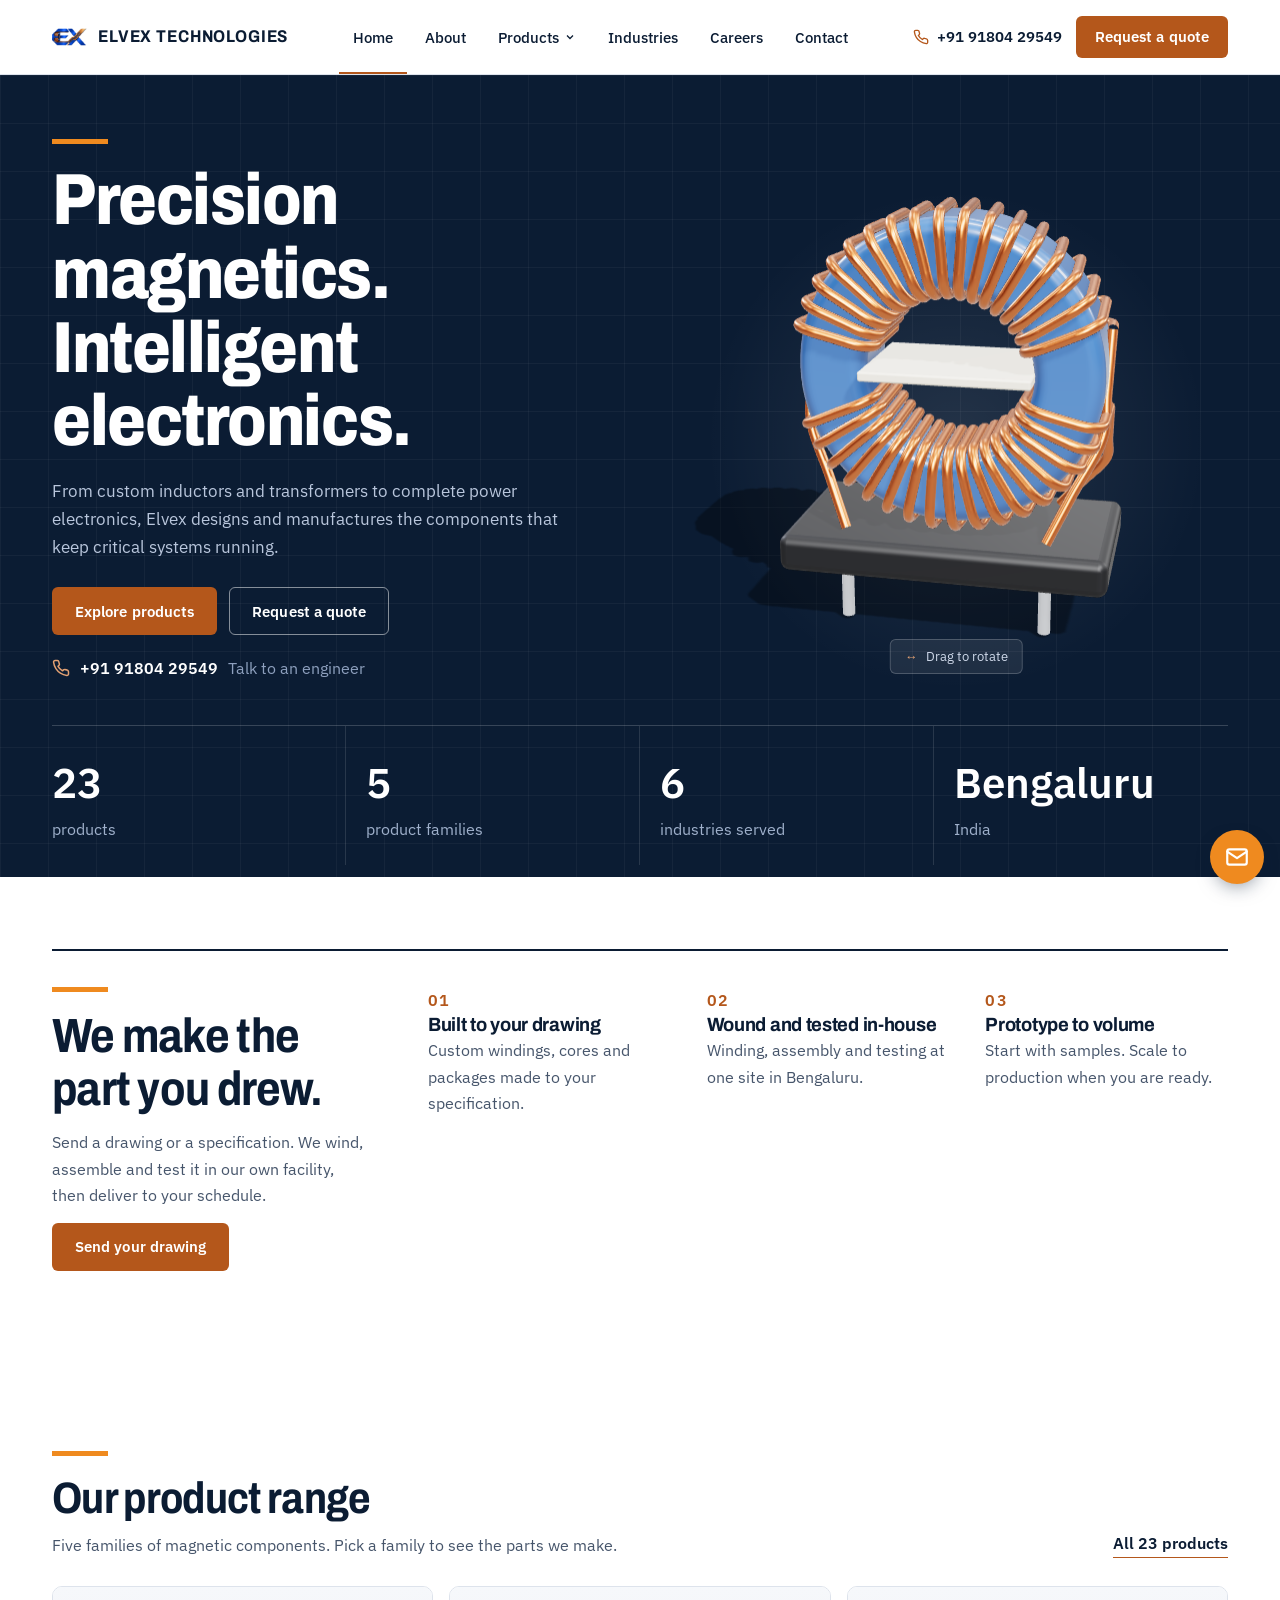
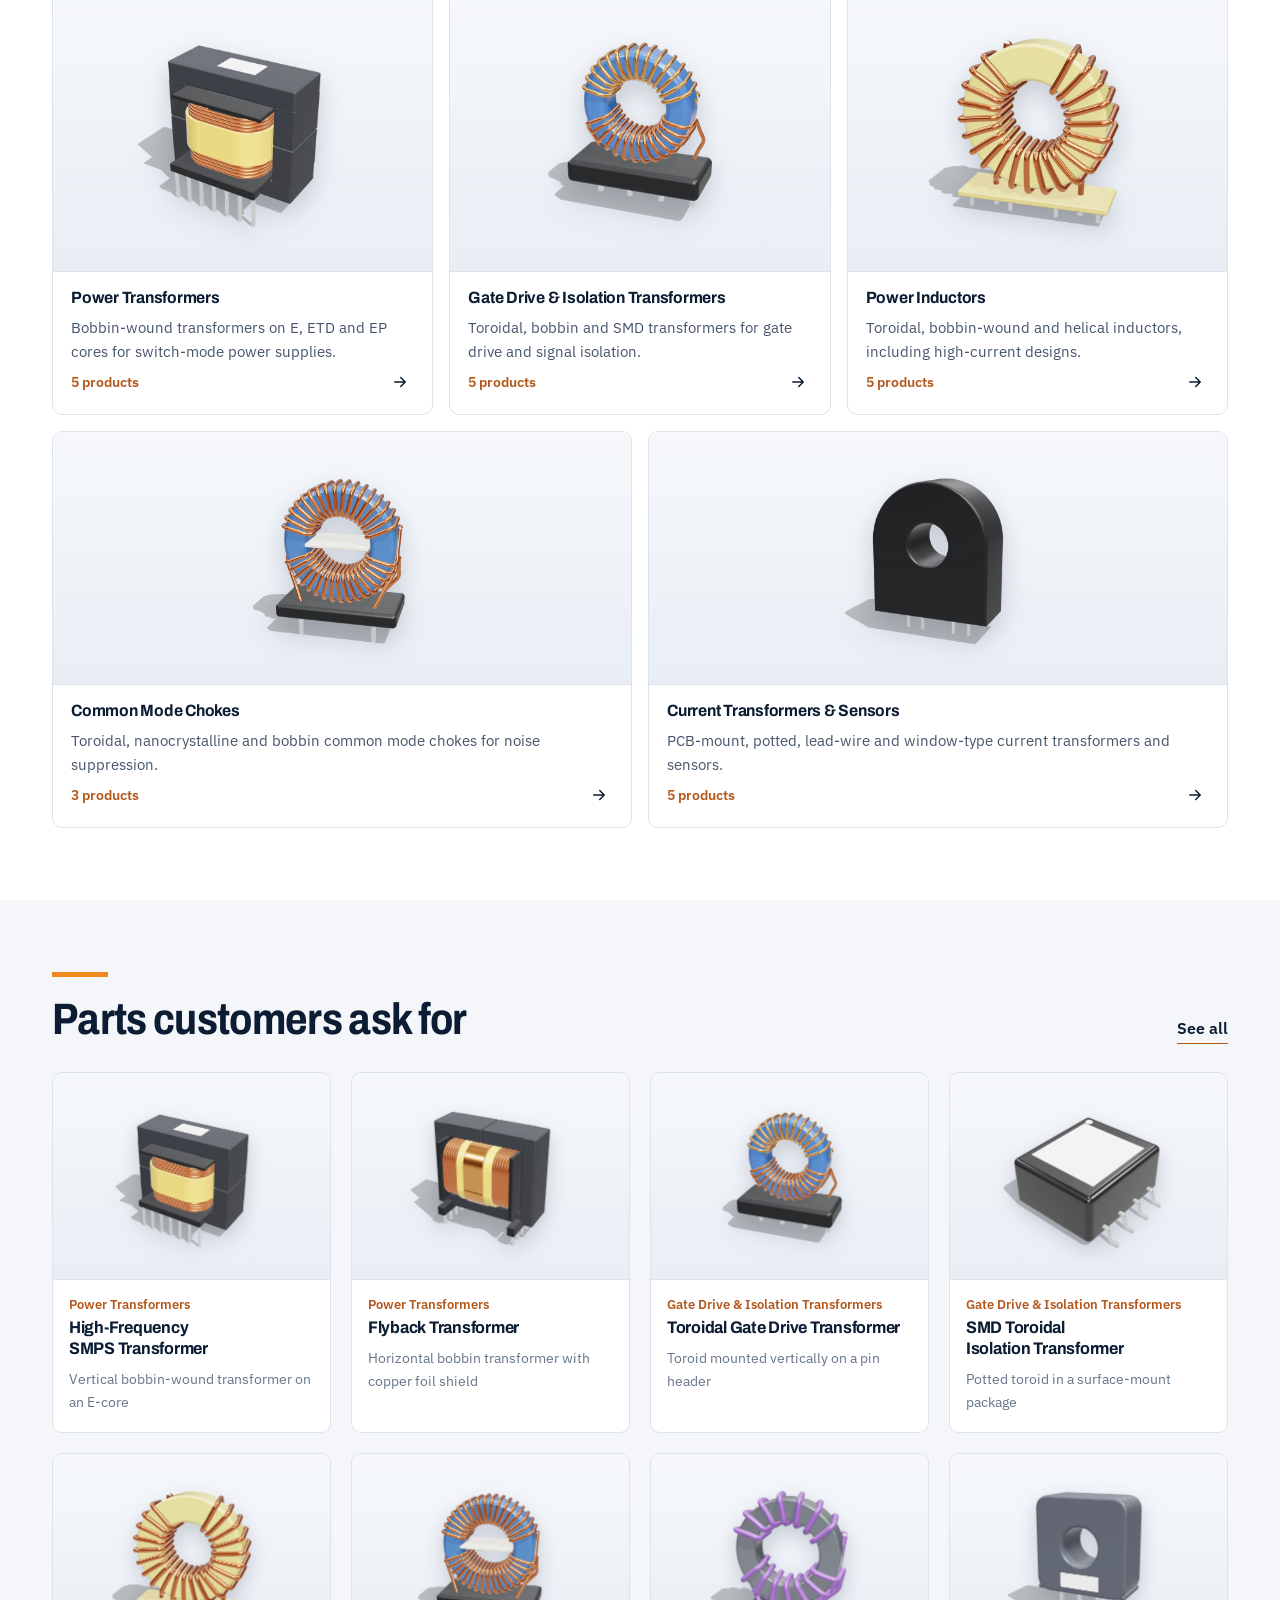
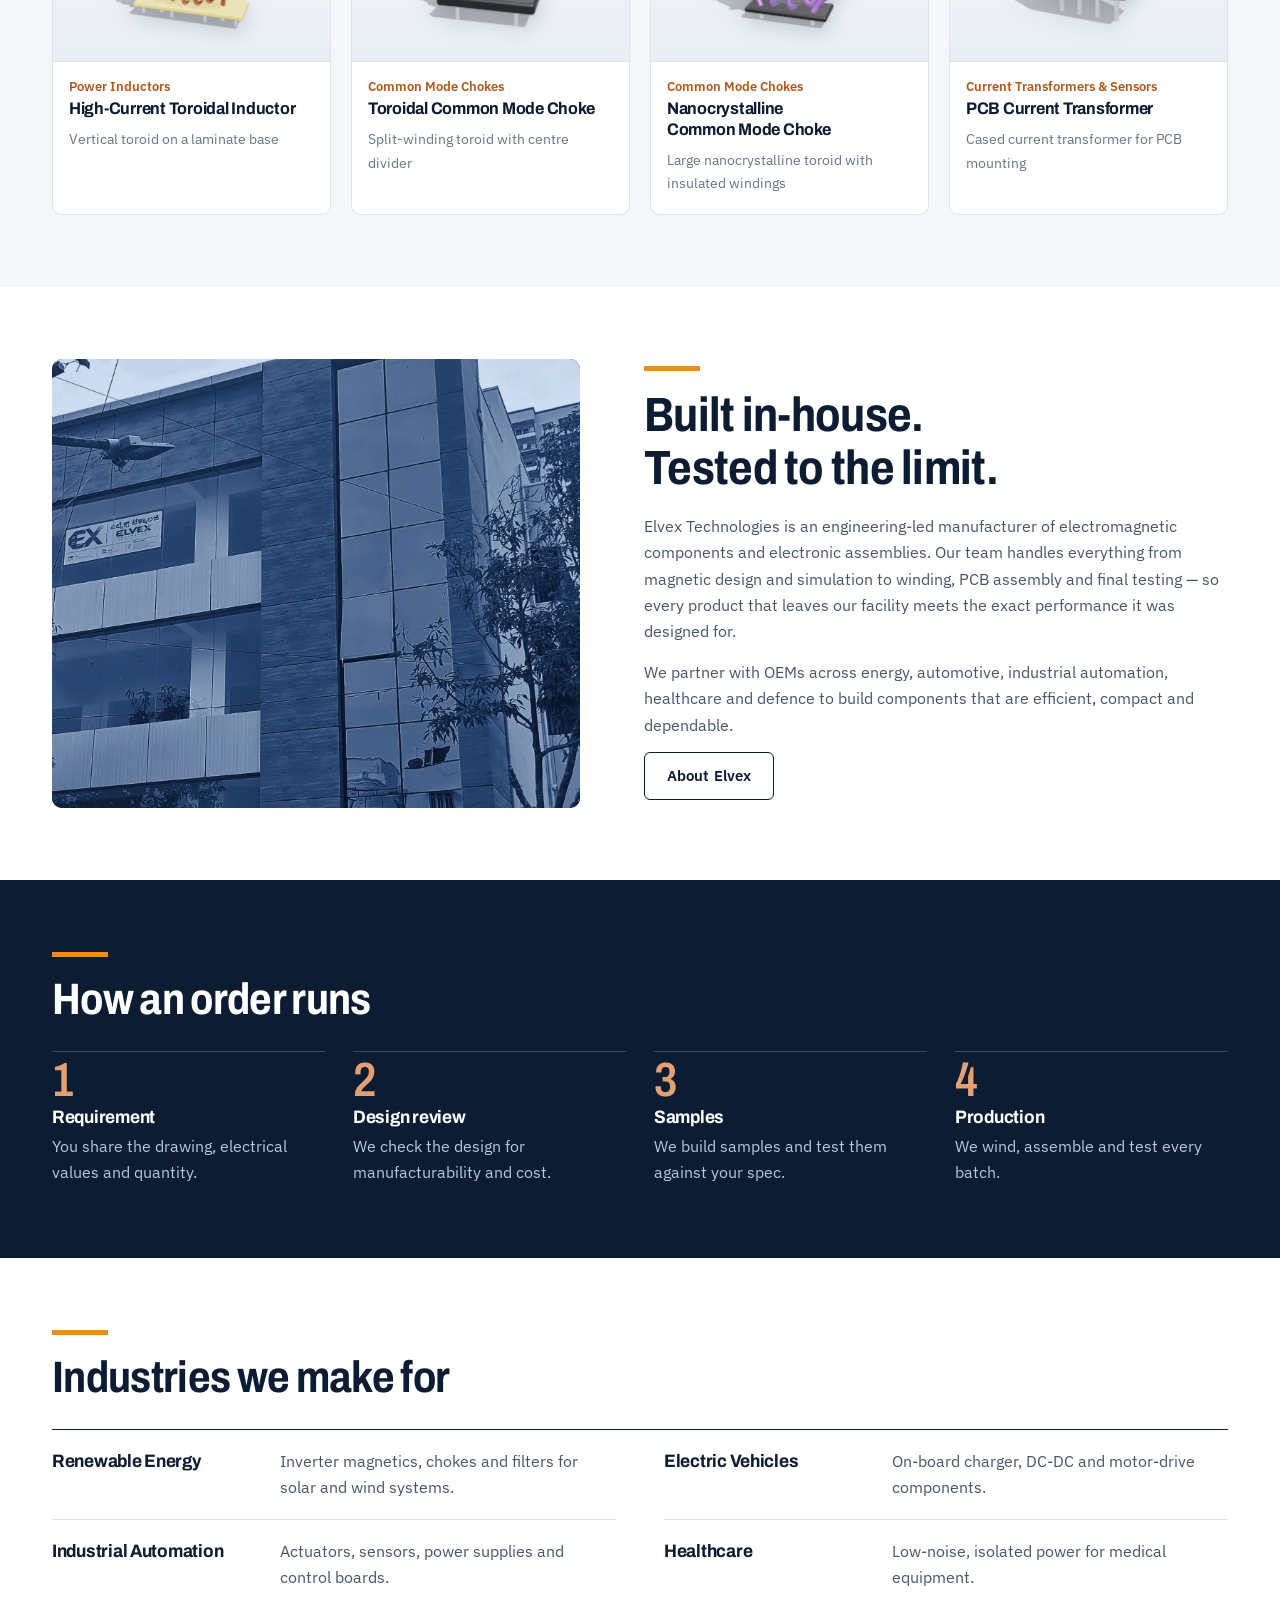
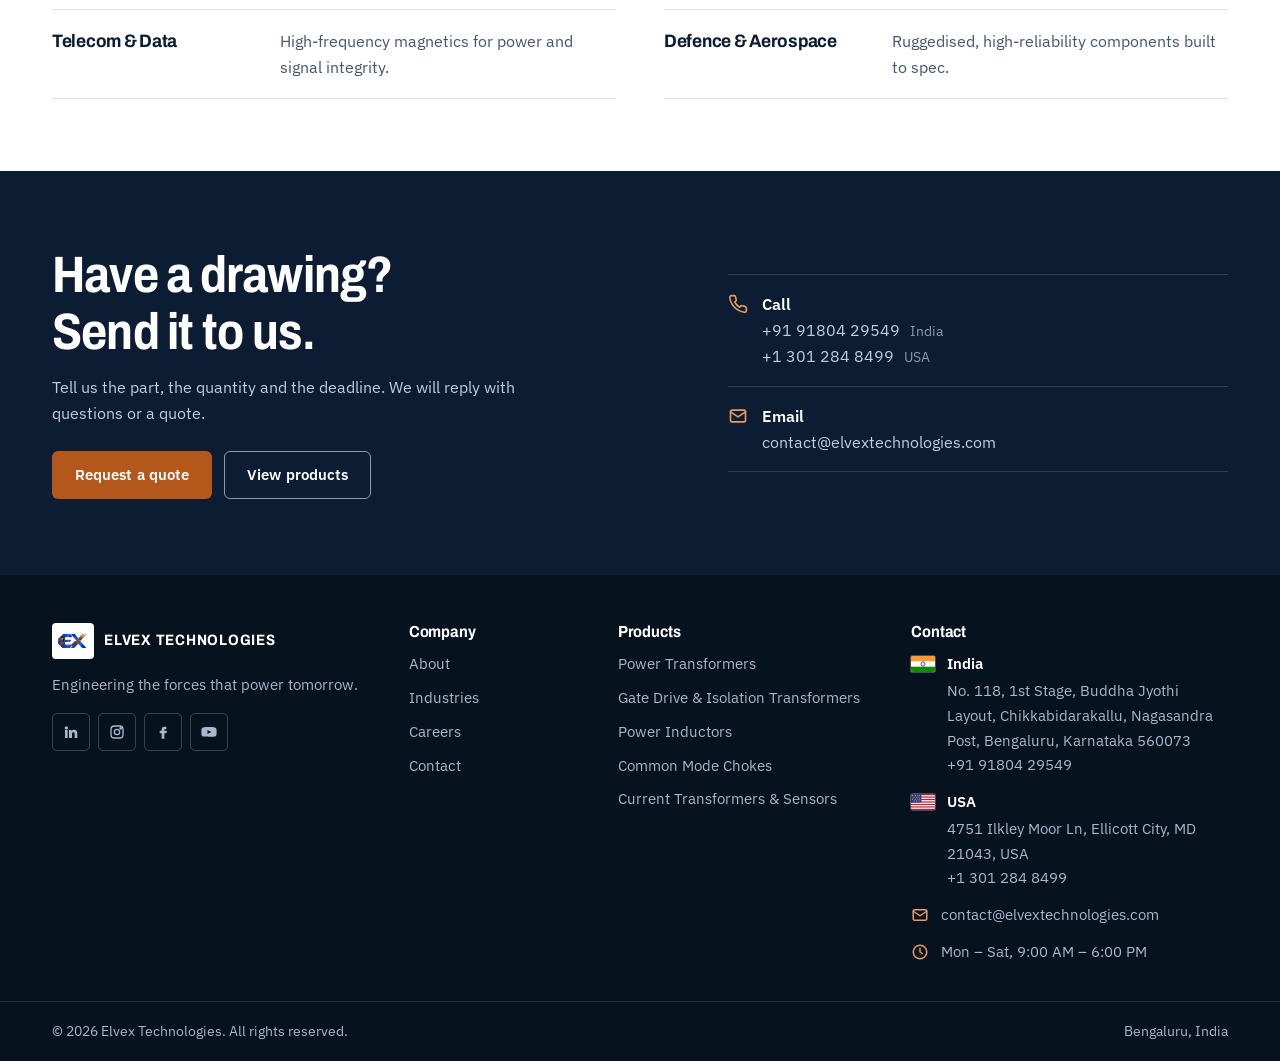
<file: index.html>
<!doctype html>
<html lang="en">
<head>
<meta charset="utf-8">
<meta name="viewport" content="width=device-width, initial-scale=1">
<title>Elvex Technologies</title>
<meta name="description" content="Elvex Technologies designs and manufactures magnetic components, transformers, coils, electromechanical parts, power electronics and sensors.">
<meta property="og:title" content="Elvex Technologies">
<meta property="og:description" content="Elvex Technologies designs and manufactures magnetic components, transformers, coils, electromechanical parts, power electronics and sensors.">
<meta property="og:image" content="assets/img/logo.png">
<link rel="icon" type="image/png" href="assets/img/mark.png">
<link rel="preload" href="assets/fonts/archivo-latin-wdth-normal.woff2" as="font" type="font/woff2" crossorigin>
<link rel="stylesheet" href="assets/css/style.css">
</head>
<body data-page="home">
<main>
<section class="hero" aria-label="Elvex Technologies">
    <div class="container hero-in">
    <div class="hero-copy">
      <span class="eyebrow">Magnetics · Electronics · Power</span>
      <h1 id="hero-title"></h1>
      <p class="lead" id="hero-sub"></p>
      <div class="acts">
        <a class="btn btn-primary" href="products.html">Explore products</a>
        <a class="btn btn-ghost" href="contact.html">Request a quote</a>
      </div>
      <a class="hero-call" id="hero-call" href="#"></a>
    </div>
    <div class="stage">
      <img src="assets/img/hero-choke.webp" width="860" height="797" alt="Toroidal common mode choke made by Elvex Technologies" fetchpriority="high">
    </div>
  </div>
  <div class="container"><div class="facts" id="facts"></div></div>
</section>

<section class="section why" id="why"><div class="container">
  <div class="why-grid">
    <div class="why-big glass reveal"><span class="eyebrow">Why Elvex</span><h2>We make the part you drew.</h2><p>Send a drawing or a specification. We wind, assemble and test it in our own facility, then deliver to your schedule.</p><a class="btn btn-primary" href="contact.html">Send your drawing</a></div>
    <div class="why-card glass reveal"><b>01</b><h3>Built to your drawing</h3><p>Custom windings, cores and packages made to your specification.</p></div>
    <div class="why-card glass reveal"><b>02</b><h3>Wound and tested in-house</h3><p>Winding, assembly and testing at one site in Bengaluru.</p></div>
    <div class="why-card glass reveal"><b>03</b><h3>Prototype to volume</h3><p>Start with samples. Scale to production when you are ready.</p></div>
  </div>
</div></section>

<section class="section" id="products"><div class="container">
  <div class="section-head"><div><span class="eyebrow">What we make</span><h2>Our product range</h2><p>Five families of magnetic components. Pick a family to see the parts we make.</p></div><a class="link-more" href="products.html" id="pcount">All products</a></div>
  <div class="cat-grid" id="cat-grid"></div>
</div></section>

<section class="section bg-alt" id="featured"><div class="container">
  <div class="section-head"><div><span class="eyebrow">Popular</span><h2>Parts customers ask for</h2></div><a class="link-more" href="products.html">See all</a></div>
  <div class="product-grid" id="featured-grid"></div>
</div></section>

<section class="section" id="about"><div class="container about">
  <div class="about-media reveal">
    <div class="main"><img src="assets/img/building.webp" alt="Elvex Technologies office building, Bengaluru" loading="lazy" width="1600" height="1259"></div>
  </div>
  <div class="about-text reveal">
    <span class="eyebrow">About Elvex</span>
    <h2 id="about-title"></h2>
    <div id="about-text" style="margin-top:18px"></div>
    <a class="btn btn-outline" href="about.html">About Elvex</a>
  </div>
</div></section>

<section class="section dark" id="process"><div class="container">
  <div class="title-center"><span class="eyebrow">Process</span><h2>How an order runs</h2></div>
  <ol class="process">
    <li><h3>Requirement</h3><p>You share the drawing, electrical values and quantity.</p></li>
    <li><h3>Design review</h3><p>We check the design for manufacturability and cost.</p></li>
    <li><h3>Samples</h3><p>We build samples and test them against your spec.</p></li>
    <li><h3>Production</h3><p>We wind, assemble and test every batch.</p></li>
  </ol>
</div></section>

<section class="section" id="industries"><div class="container">
  <div class="section-head"><div><span class="eyebrow">Industries</span><h2>Industries we make for</h2></div></div>
  <ul class="ind-list" id="ind-grid"></ul>
</div></section>

<section class="cta"><div class="container cta-in" id="cta"></div></section>
</main>
<script src="data/site-data.js"></script>
<script src="assets/js/main.js"></script>
</body>
</html>
</file>
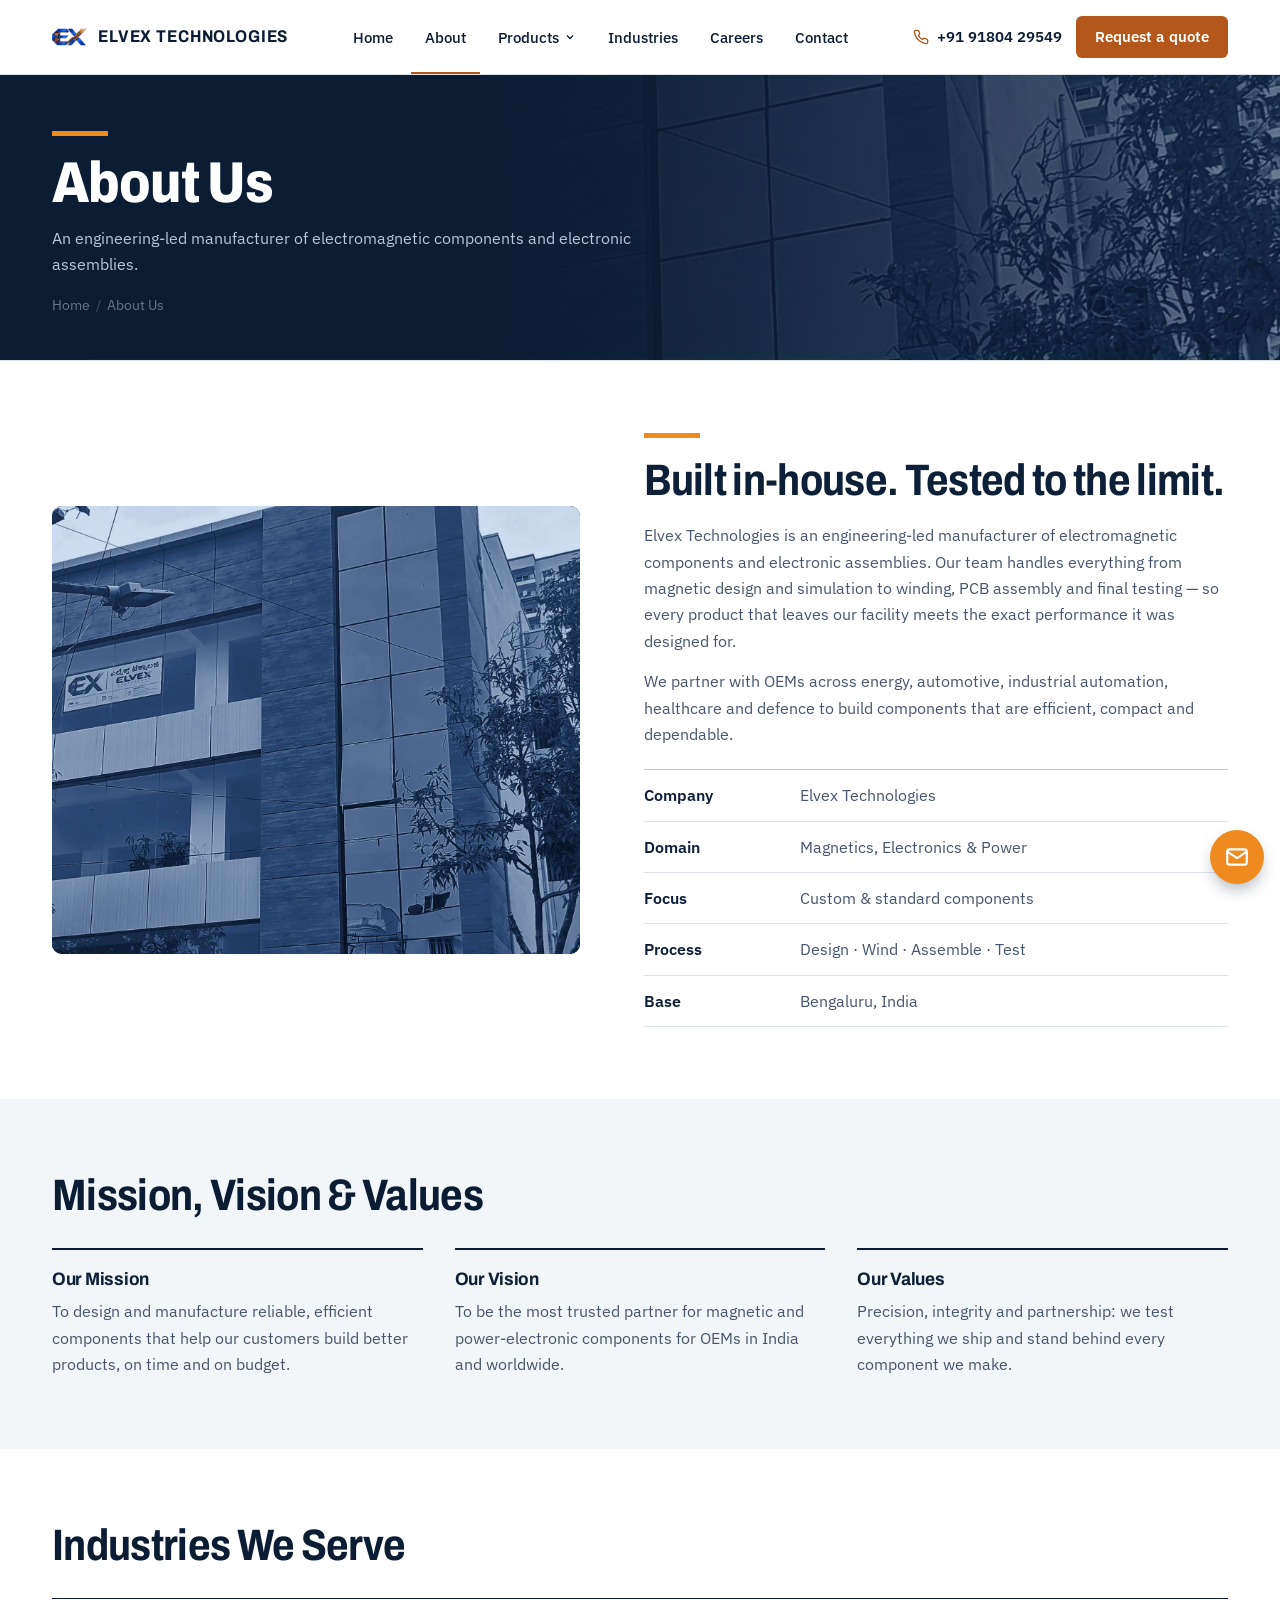
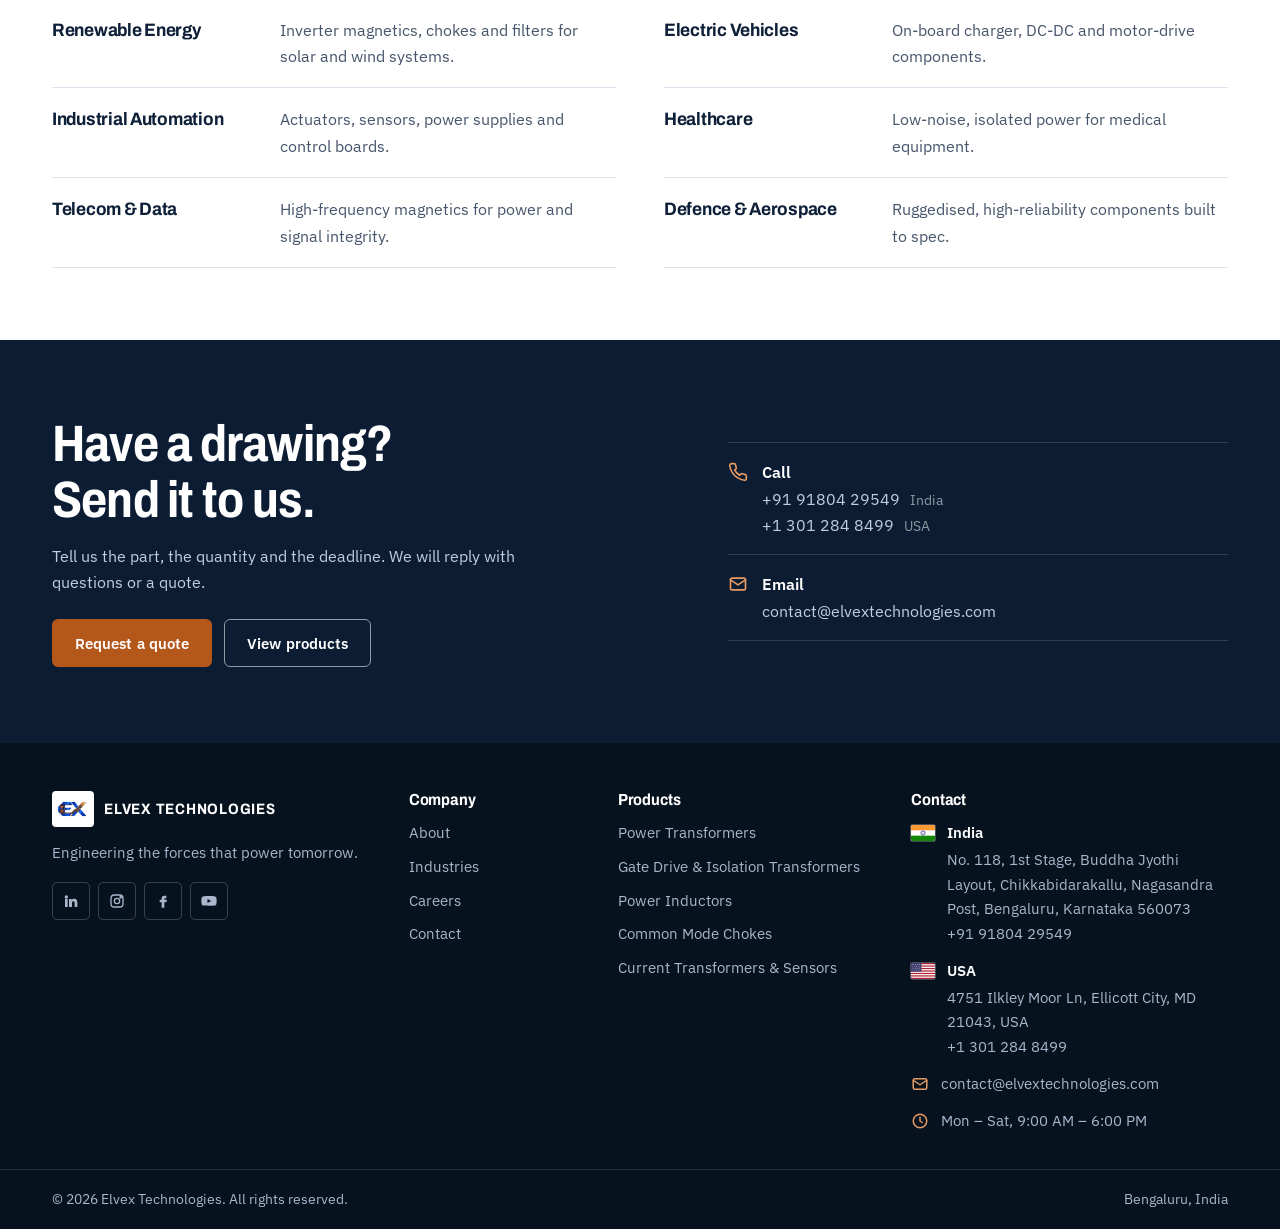
<file: about.html>
<!doctype html>
<html lang="en">
<head>
<meta charset="utf-8">
<meta name="viewport" content="width=device-width, initial-scale=1">
<title>About Us | Elvex Technologies</title>
<meta name="description" content="Elvex Technologies designs and manufactures magnetic components, transformers, coils, electromechanical parts, power electronics and sensors.">
<meta property="og:title" content="About Us | Elvex Technologies">
<meta property="og:description" content="Elvex Technologies designs and manufactures magnetic components, transformers, coils, electromechanical parts, power electronics and sensors.">
<meta property="og:image" content="assets/img/logo.png">
<link rel="icon" type="image/png" href="assets/img/mark.png">
<link rel="preload" href="assets/fonts/archivo-latin-wdth-normal.woff2" as="font" type="font/woff2" crossorigin>
<link rel="stylesheet" href="assets/css/style.css">
</head>
<body data-page="about">
<main>
<section class="page-head"><div class="container">
  <h1 id="ph-title">About Us</h1>
  <p id="ph-sub">An engineering-led manufacturer of electromagnetic components and electronic assemblies.</p>
  <div class="crumbs"><a href="index.html">Home</a><i>/</i><span id="ph-crumb">About Us</span></div>
</div></section>
<section class="section"><div class="container about">
  <div class="about-media reveal">
    <div class="main"><img src="assets/img/building.webp" alt="Elvex Technologies office building, Bengaluru" loading="lazy" width="1600" height="1259"></div>
  </div>
  <div class="reveal about-text">
    <h2 class="title" id="about-title"></h2>
    <div id="about-text" style="margin-top:18px"></div>
    <dl class="spec-list" id="spec-sheet"></dl>
  </div>
</div></section>
<section class="section bg-alt"><div class="container">
  <div class="title-center"><h2 class="title">Mission, Vision &amp; Values</h2></div>
  <div class="mv-grid">
    <div class="mv reveal"><div class="ic" data-icon="target"></div><h3>Our Mission</h3><p>To design and manufacture reliable, efficient components that help our customers build better products, on time and on budget.</p></div>
    <div class="mv reveal"><div class="ic" data-icon="eye"></div><h3>Our Vision</h3><p>To be the most trusted partner for magnetic and power-electronic components for OEMs in India and worldwide.</p></div>
    <div class="mv reveal"><div class="ic" data-icon="shield"></div><h3>Our Values</h3><p>Precision, integrity and partnership: we test everything we ship and stand behind every component we make.</p></div>
  </div>
</div></section>
<section class="section"><div class="container">
  <div class="title-center"><h2 class="title">Industries We Serve</h2></div>
  <div class="ind-list" id="ind-grid"></div>
</div></section>
<section class="cta"><div class="container cta-in" id="cta"></div></section>
</main>
<script src="data/site-data.js"></script>
<script src="assets/js/main.js"></script>
</body>
</html>
</file>
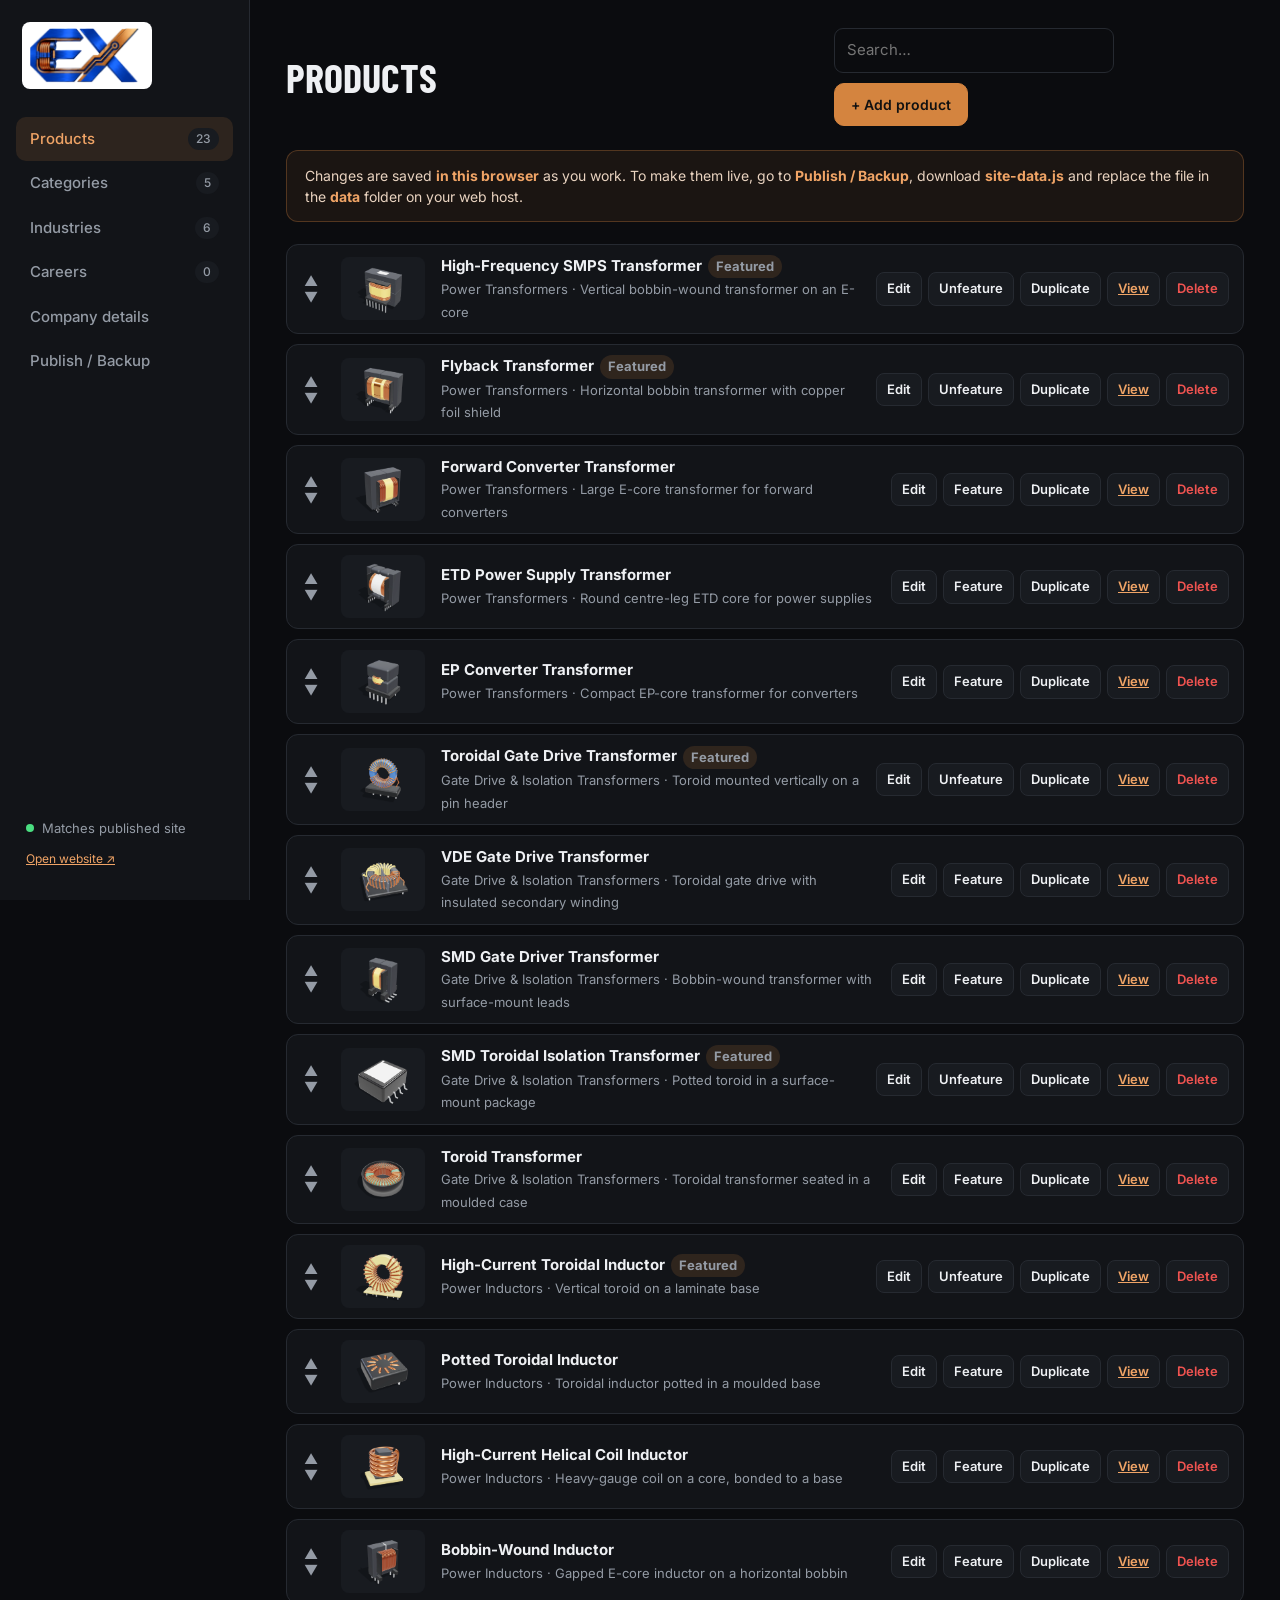
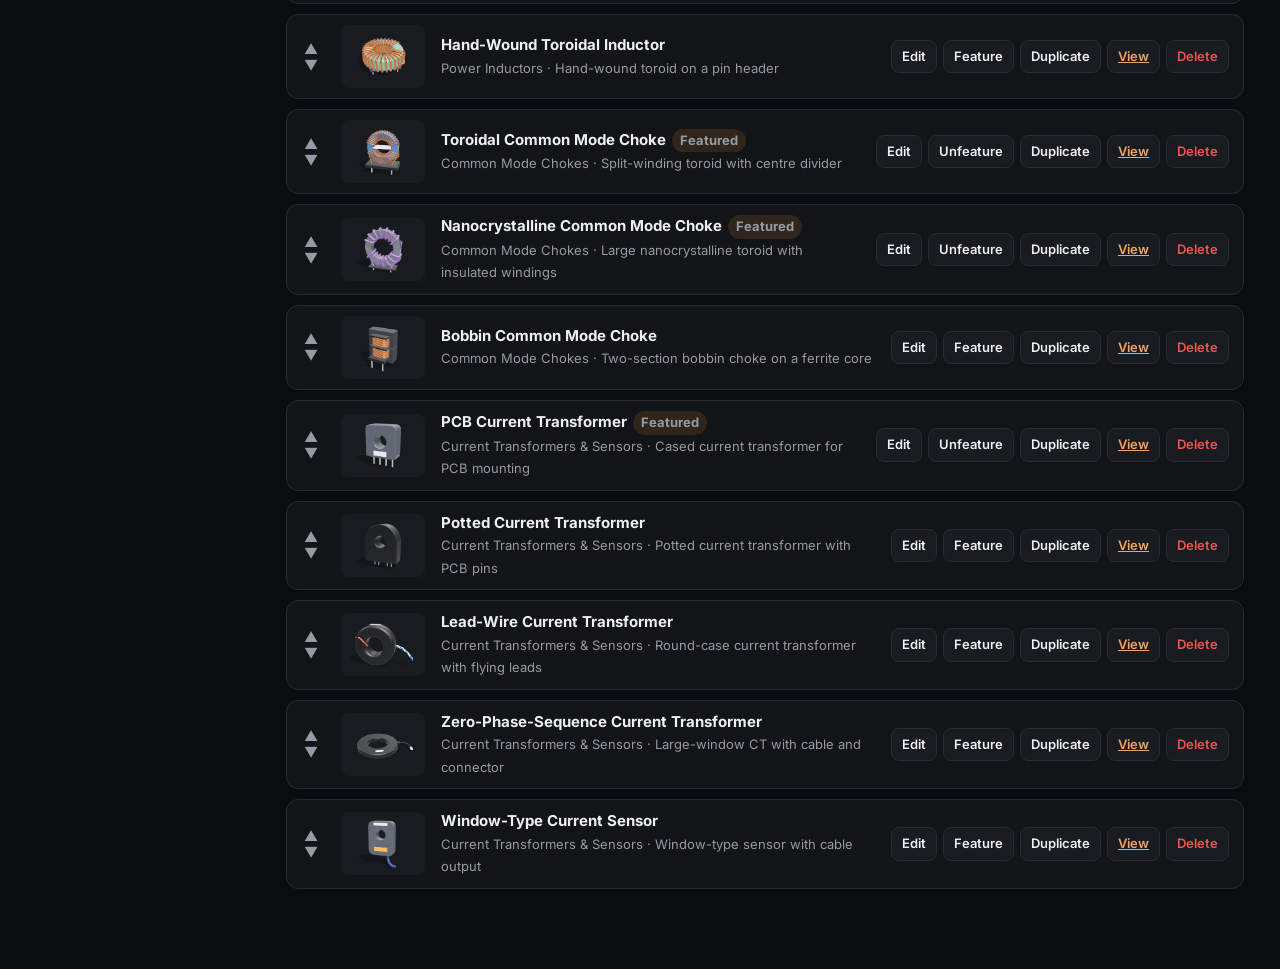
<file: admin.html>
<!doctype html>
<html lang="en">
<head>
<meta charset="utf-8">
<meta name="viewport" content="width=device-width, initial-scale=1">
<meta name="robots" content="noindex, nofollow">
<title>Elvex Admin — Content Manager</title>
<link rel="icon" type="image/png" href="assets/img/mark.png">
<link href="https://fonts.googleapis.com/css2?family=Barlow+Condensed:wght@600;700&family=Inter:wght@400;500;600&display=swap" rel="stylesheet">
<style>
:root{--bg:#0b0c0f;--panel:#121418;--panel2:#181b20;--line:#262a31;--text:#eef0f3;--muted:#949ba5;--cu:#d4843f;--cu2:#f0a466;--red:#ef5350;--green:#4ade80;--head:"Barlow Condensed",Arial Narrow,sans-serif}
*{box-sizing:border-box}body{margin:0;background:var(--bg);color:var(--text);font:15px/1.5 Inter,system-ui,sans-serif}
button,input,select,textarea{font:inherit;color:inherit}button{cursor:pointer}a{color:var(--cu2)}
.app{display:grid;grid-template-columns:250px 1fr;min-height:100vh}
aside{background:var(--panel);border-right:1px solid var(--line);padding:22px 16px;position:sticky;top:0;height:100vh;display:flex;flex-direction:column;gap:6px}
aside img{height:auto;width:130px;margin:0 6px 22px}
.tab{display:flex;align-items:center;gap:10px;width:100%;text-align:left;background:none;border:0;padding:11px 14px;border-radius:10px;color:var(--muted);font-weight:500}
.tab:hover{background:var(--panel2);color:var(--text)}.tab.active{background:rgba(212,132,63,.14);color:var(--cu2)}
.tab .n{margin-left:auto;font-size:12px;background:var(--panel2);padding:2px 8px;border-radius:99px;color:var(--muted)}
aside .foot{margin-top:auto;font-size:12px;color:var(--muted);padding:10px}
.status{display:flex;align-items:center;gap:8px;font-size:13px;color:var(--muted)}.dot{width:8px;height:8px;border-radius:50%;background:var(--green)}
.dot.dirty{background:var(--cu)}
main{padding:28px 36px 80px;min-width:0}
.top{display:flex;justify-content:space-between;align-items:center;gap:16px;flex-wrap:wrap;margin-bottom:24px}
h1{font-family:var(--head);text-transform:uppercase;font-size:40px;margin:0;line-height:1}
h2{font-family:var(--head);text-transform:uppercase;font-size:24px;margin:28px 0 12px}
.btn{display:inline-flex;align-items:center;gap:8px;padding:10px 16px;border-radius:10px;border:1px solid var(--line);background:var(--panel2);font-weight:600;font-size:14px;transition:.15s}
.btn:hover{border-color:#3a3f47}.btn.pri{background:var(--cu);border-color:var(--cu);color:#111}.btn.pri:hover{background:var(--cu2)}
.btn.danger{color:var(--red)}.btn.danger:hover{border-color:var(--red)}.btn.sm{padding:6px 10px;font-size:13px;border-radius:8px}
.row{display:flex;gap:10px;align-items:center;flex-wrap:wrap}
.card{background:var(--panel);border:1px solid var(--line);border-radius:14px;padding:22px}
.help{background:rgba(212,132,63,.08);border:1px solid rgba(212,132,63,.3);border-radius:12px;padding:14px 18px;color:#e9d3c0;font-size:14px;margin-bottom:22px}
.help b{color:var(--cu2)}
.list{display:grid;gap:10px}
.item{display:grid;grid-template-columns:28px 84px 1fr auto;gap:16px;align-items:center;background:var(--panel);border:1px solid var(--line);border-radius:12px;padding:10px 14px 10px 10px}
.item img{width:84px;height:63px;object-fit:cover;border-radius:8px;background:var(--panel2)}
.item .t b{display:block}.item .t span{color:var(--muted);font-size:13px}
.item .acts{display:flex;gap:6px;flex-wrap:wrap;justify-content:flex-end}
.move{display:flex;flex-direction:column;gap:2px}.move button{background:none;border:0;color:var(--muted);padding:0;line-height:1;font-size:14px}.move button:hover{color:var(--cu2)}
.badge{display:inline-block;font-size:11px;padding:2px 8px;border-radius:99px;background:rgba(212,132,63,.15);color:var(--cu2);margin-left:6px;vertical-align:middle}
input[type=text],input[type=url],input[type=email],input:not([type]),select,textarea{width:100%;background:var(--bg);border:1px solid var(--line);border-radius:9px;padding:10px 12px;outline:none}
input:focus,select:focus,textarea:focus{border-color:var(--cu)}
textarea{min-height:90px;resize:vertical}
label.f{display:block;margin-bottom:14px}label.f>span{display:block;font-size:13px;color:var(--muted);margin-bottom:6px;font-weight:500}
label.f small{color:#6c727b;font-size:12px}
.grid2{display:grid;grid-template-columns:1fr 1fr;gap:0 16px}
.search{max-width:280px}
/* drawer */
.drawer-bg{position:fixed;inset:0;background:rgba(0,0,0,.6);opacity:0;visibility:hidden;transition:.2s;z-index:50}
.drawer{position:fixed;top:0;right:0;bottom:0;width:min(720px,100%);background:var(--panel);border-left:1px solid var(--line);z-index:51;transform:translateX(100%);transition:transform .3s cubic-bezier(.2,.7,.2,1);display:flex;flex-direction:column}
.open .drawer-bg{opacity:1;visibility:visible}.open .drawer{transform:none}
.drawer header{display:flex;justify-content:space-between;align-items:center;padding:18px 24px;border-bottom:1px solid var(--line)}
.drawer header h3{font-family:var(--head);text-transform:uppercase;font-size:26px;margin:0}
.drawer .body{padding:22px 24px;overflow-y:auto;flex:1}
.drawer footer{padding:14px 24px;border-top:1px solid var(--line);display:flex;justify-content:flex-end;gap:10px}
.imgbox{display:grid;grid-template-columns:160px 1fr;gap:14px;align-items:start}
.imgbox .pv{width:160px;aspect-ratio:4/3;border-radius:10px;background:var(--bg);border:1px dashed var(--line);object-fit:cover}
.gal{display:flex;gap:10px;flex-wrap:wrap;margin-top:8px}.gal div{position:relative}.gal img{width:96px;height:72px;object-fit:cover;border-radius:8px;border:1px solid var(--line)}
.gal button{position:absolute;top:-6px;right:-6px;width:22px;height:22px;border-radius:50%;border:0;background:var(--red);color:#fff;font-size:12px;line-height:1}
.pairs .pair{display:grid;grid-template-columns:1fr 1fr 36px;gap:8px;margin-bottom:8px}
.pairs .pair button{border:1px solid var(--line);background:var(--panel2);border-radius:8px;color:var(--red)}
.check{display:flex;align-items:center;gap:10px;margin-bottom:14px}.check input{width:18px;height:18px;accent-color:var(--cu)}
.toast{position:fixed;bottom:22px;left:50%;transform:translate(-50%,30px);background:#1f232a;border:1px solid var(--line);padding:12px 18px;border-radius:10px;opacity:0;transition:.25s;z-index:99;font-size:14px}
.toast.show{opacity:1;transform:translate(-50%,0)}
.steps{counter-reset:s;list-style:none;padding:0;margin:0;display:grid;gap:14px}
.steps li{counter-increment:s;padding-left:44px;position:relative}.steps li::before{content:counter(s);position:absolute;left:0;top:0;width:30px;height:30px;border-radius:50%;background:rgba(212,132,63,.15);color:var(--cu2);display:grid;place-items:center;font-weight:700}
.empty{padding:40px;text-align:center;color:var(--muted);border:1px dashed var(--line);border-radius:12px}
.hidden{display:none!important}
.ask{position:fixed;inset:0;background:rgba(0,0,0,.6);display:grid;place-items:center;z-index:80;padding:16px}.ask-box{background:var(--panel);border:1px solid var(--line);border-radius:14px;padding:22px;max-width:420px;width:100%}.ask-box p{margin:0 0 18px}
.mobile-tabs{display:none}
@media(max-width:860px){.app{grid-template-columns:1fr}aside{display:none}.mobile-tabs{display:flex;gap:6px;overflow-x:auto;padding:12px 16px;border-bottom:1px solid var(--line);background:var(--panel);position:sticky;top:0;z-index:10}.mobile-tabs .tab{white-space:nowrap;width:auto}main{padding:20px 16px 80px}.item{grid-template-columns:22px 64px 1fr}.item img{width:64px;height:48px}.item .acts{grid-column:1/-1;justify-content:flex-start}.grid2,.imgbox{grid-template-columns:1fr}}
</style>
</head>
<body>
<div class="mobile-tabs" id="mtabs"></div>
<div class="app">
  <aside>
    <img src="assets/img/logo.png" alt="Elvex" style="background:#fff;border-radius:8px;padding:6px 8px">
    <div id="tabs"></div>
    <div class="foot"><div class="status"><span class="dot" id="dot"></span><span id="status">All changes saved in this browser</span></div><p style="margin:12px 0 0"><a href="index.html" target="_blank">Open website ↗</a></p></div>
  </aside>
  <main id="main"></main>
</div>

<div id="drawer-wrap">
  <div class="drawer-bg" id="drawer-bg"></div>
  <div class="drawer" role="dialog" aria-modal="true">
    <header><h3 id="d-title">Edit</h3><button class="btn sm" id="d-close">✕</button></header>
    <div class="body" id="d-body"></div>
    <footer><button class="btn" id="d-cancel">Cancel</button><button class="btn pri" id="d-save">Save</button></footer>
  </div>
</div>
<div class="toast" id="toast"></div>
<input type="file" id="import-file" accept=".js,.json" class="hidden">

<script src="data/site-data.js"></script>
<script src="assets/js/admin.js"></script>
</body>
</html>
</file>
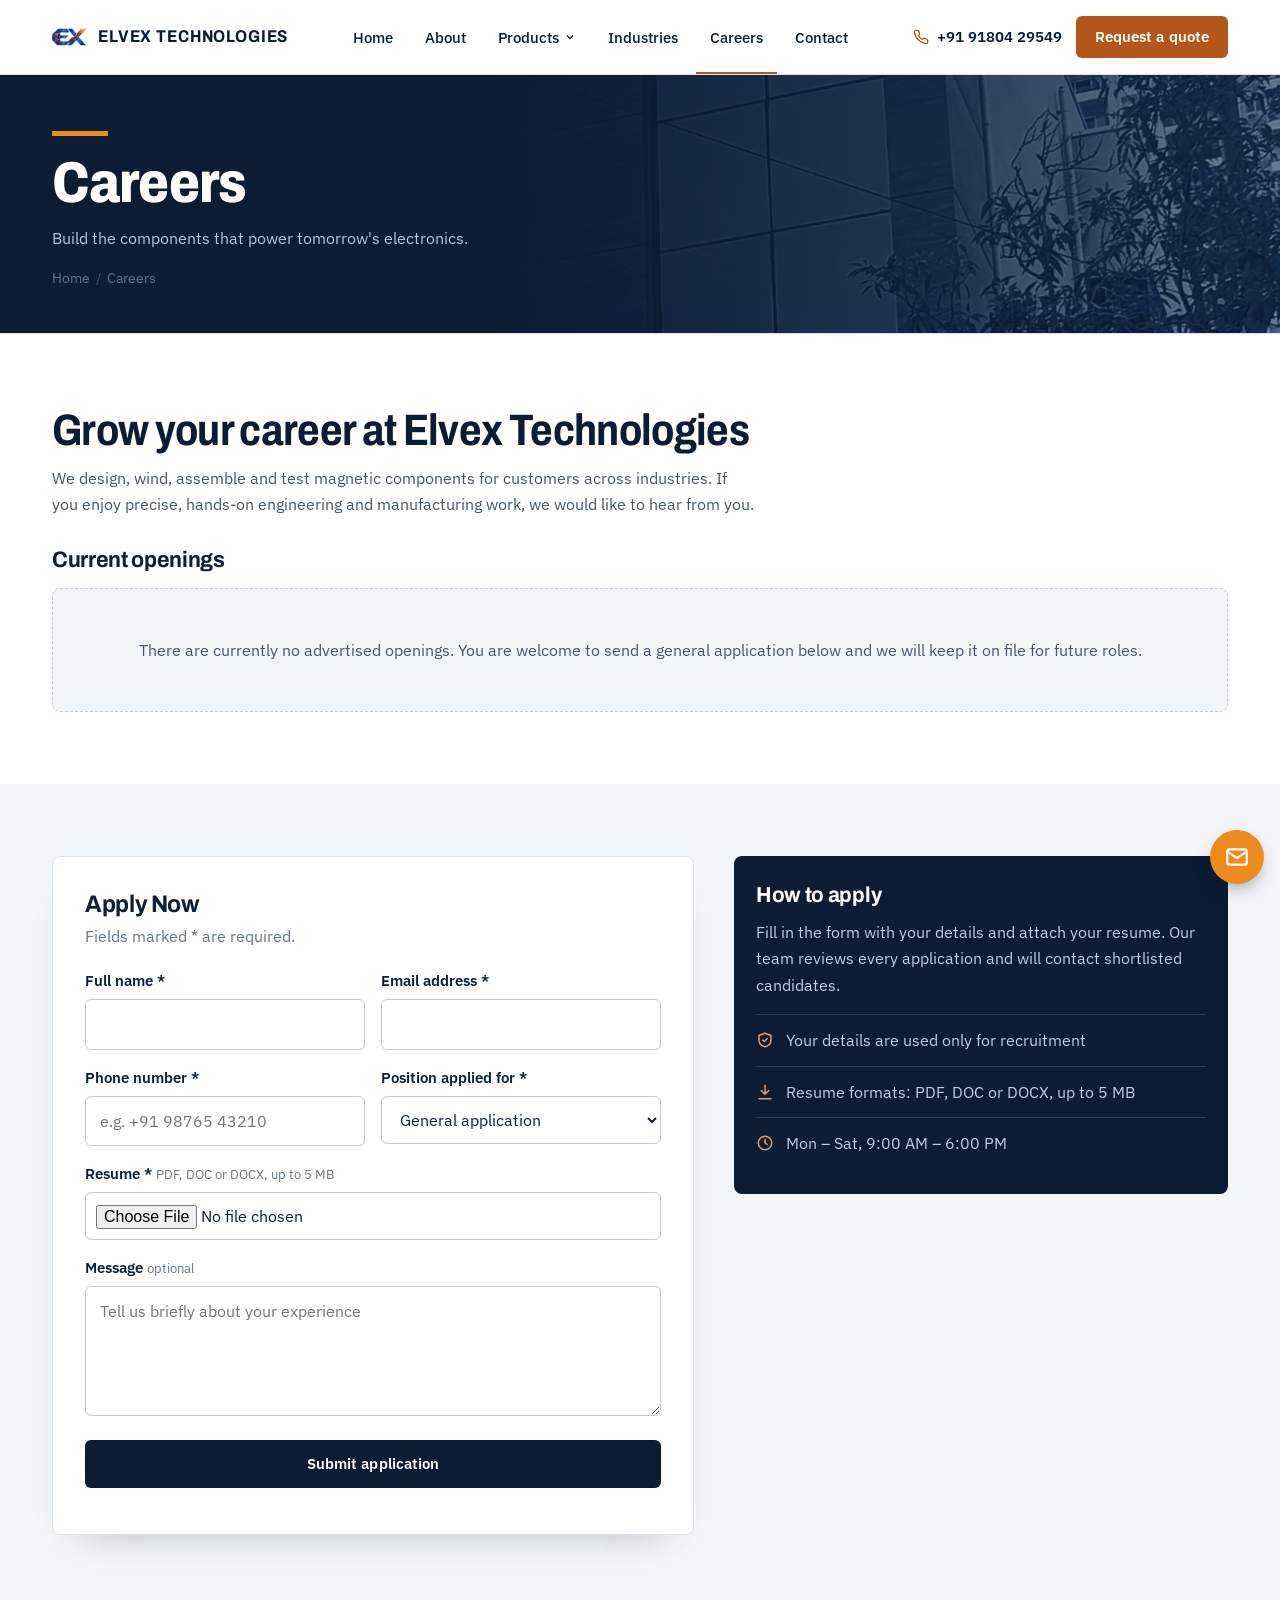
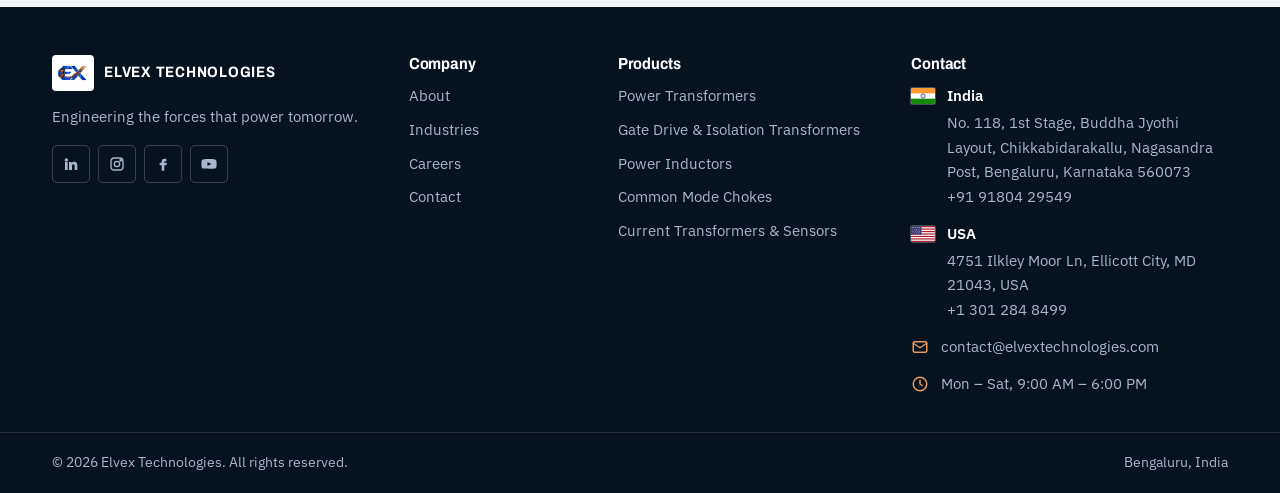
<file: careers.html>
<!doctype html>
<html lang="en">
<head>
<meta charset="utf-8">
<meta name="viewport" content="width=device-width, initial-scale=1">
<title>Careers | Elvex Technologies</title>
<meta name="description" content="Career opportunities at Elvex Technologies, a manufacturer of transformers, inductors, chokes and current sensors.">
<meta property="og:title" content="Careers | Elvex Technologies">
<meta property="og:description" content="Career opportunities at Elvex Technologies, a manufacturer of transformers, inductors, chokes and current sensors.">
<meta property="og:image" content="assets/img/logo.png">
<link rel="icon" type="image/png" href="assets/img/mark.png">
<link rel="preload" href="assets/fonts/archivo-latin-wdth-normal.woff2" as="font" type="font/woff2" crossorigin>
<link rel="stylesheet" href="assets/css/style.css">
</head>
<body data-page="careers">
<main>
<section class="page-head"><div class="container">
  <h1 id="ph-title">Careers</h1>
  <p id="ph-sub">Build the components that power tomorrow's electronics.</p>
  <div class="crumbs"><a href="index.html">Home</a><i>/</i><span id="ph-crumb">Careers</span></div>
</div></section>

<section class="section"><div class="container">
  <div class="title-center">
    <h2 class="title">Grow your career at <span id="cr-company">Elvex Technologies</span></h2>
    <p id="cr-intro">We design, wind, assemble and test magnetic components for customers across industries. If you enjoy precise, hands-on engineering and manufacturing work, we would like to hear from you.</p>
  </div>

  <div class="careers-head"><h3>Current openings</h3></div>
  <div class="jobs" id="jobs"></div>
</div></section>

<section class="section bg-alt" id="apply"><div class="container">
  <div class="contact-grid">
    <form class="form" id="career-form" novalidate>
      <h3>Apply Now</h3><p>Fields marked * are required.</p>
      <div class="form-notice" id="cr-notice" hidden></div>
      <div class="form-row">
        <div class="field"><label for="c-name">Full name *</label><input id="c-name" name="name" autocomplete="name" required maxlength="100"><small class="err" data-for="c-name"></small></div>
        <div class="field"><label for="c-email">Email address *</label><input id="c-email" name="email" type="email" autocomplete="email" required maxlength="150"><small class="err" data-for="c-email"></small></div>
      </div>
      <div class="form-row">
        <div class="field"><label for="c-phone">Phone number *</label><input id="c-phone" name="phone" type="tel" autocomplete="tel" required placeholder="e.g. +91 98765 43210"><small class="err" data-for="c-phone"></small></div>
        <div class="field"><label for="c-position">Position applied for *</label><select id="c-position" name="position" required></select><small class="err" data-for="c-position"></small></div>
      </div>
      <div class="field"><label for="c-resume">Resume * <span class="hint">PDF, DOC or DOCX, up to 5 MB</span></label><input id="c-resume" name="resume" type="file" accept=".pdf,.doc,.docx,application/pdf,application/msword,application/vnd.openxmlformats-officedocument.wordprocessingml.document" required><small class="err" data-for="c-resume"></small></div>
      <div class="field"><label for="c-msg">Message <span class="hint">optional</span></label><textarea id="c-msg" name="message" maxlength="2000" placeholder="Tell us briefly about your experience"></textarea><small class="err" data-for="c-msg"></small></div>
      <button class="btn btn-blue" type="submit" id="c-submit" >Submit application</button>
      <div class="form-msg" id="c-form-msg" role="status" aria-live="polite"></div>
    </form>
    <div class="contact-side" id="careers-side"></div>
  </div>
</div></section>
</main>
<script src="data/site-data.js"></script>
<script src="assets/js/main.js"></script>
</body>
</html>
</file>
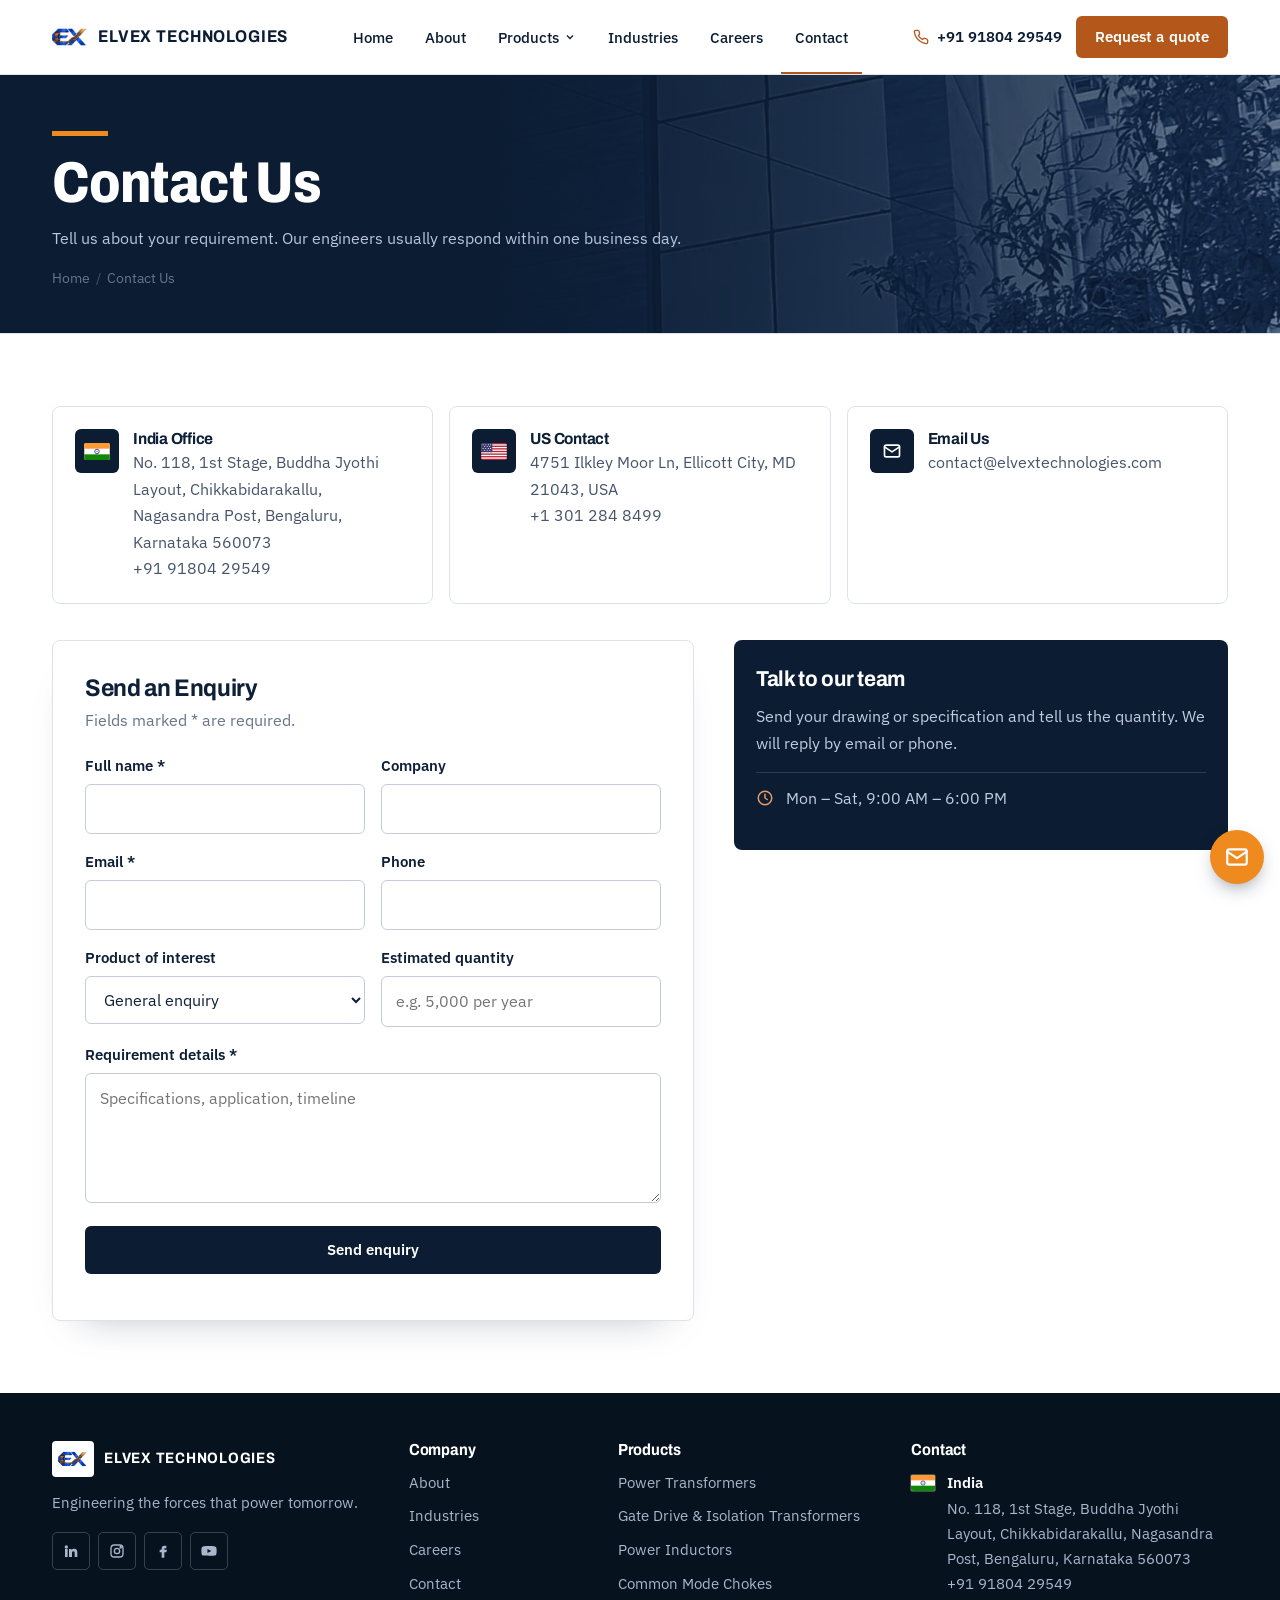
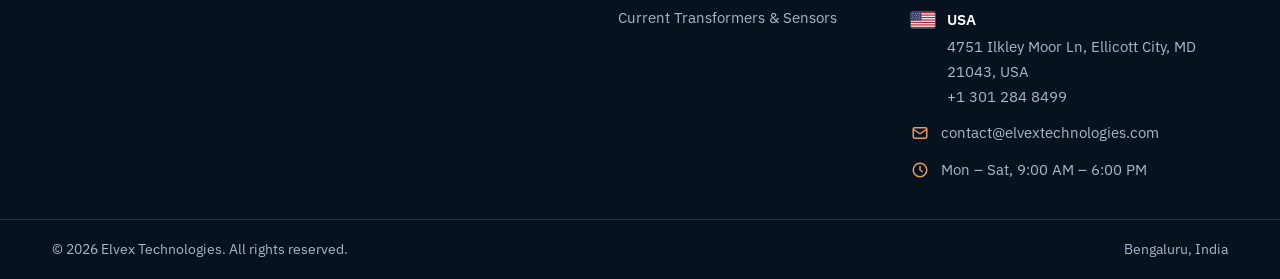
<file: contact.html>
<!doctype html>
<html lang="en">
<head>
<meta charset="utf-8">
<meta name="viewport" content="width=device-width, initial-scale=1">
<title>Contact Us | Elvex Technologies</title>
<meta name="description" content="Elvex Technologies designs and manufactures magnetic components, transformers, coils, electromechanical parts, power electronics and sensors.">
<meta property="og:title" content="Contact Us | Elvex Technologies">
<meta property="og:description" content="Elvex Technologies designs and manufactures magnetic components, transformers, coils, electromechanical parts, power electronics and sensors.">
<meta property="og:image" content="assets/img/logo.png">
<link rel="icon" type="image/png" href="assets/img/mark.png">
<link rel="preload" href="assets/fonts/archivo-latin-wdth-normal.woff2" as="font" type="font/woff2" crossorigin>
<link rel="stylesheet" href="assets/css/style.css">
</head>
<body data-page="contact">
<main>
<section class="page-head"><div class="container">
  <h1 id="ph-title">Contact Us</h1>
  <p id="ph-sub">Tell us about your requirement. Our engineers usually respond within one business day.</p>
  <div class="crumbs"><a href="index.html">Home</a><i>/</i><span id="ph-crumb">Contact Us</span></div>
</div></section>
<section class="section"><div class="container">
  <div class="info-cards" id="info-cards"></div>
  <div class="contact-grid">
    <form class="form" id="contact-form">
      <h3>Send an Enquiry</h3><p>Fields marked * are required.</p>
      <div class="form-row">
        <div class="field"><label for="f-name">Full name *</label><input id="f-name" name="name" required></div>
        <div class="field"><label for="f-company">Company</label><input id="f-company" name="company"></div>
      </div>
      <div class="form-row">
        <div class="field"><label for="f-email">Email *</label><input id="f-email" name="email" type="email" required></div>
        <div class="field"><label for="f-phone">Phone</label><input id="f-phone" name="phone" type="tel"></div>
      </div>
      <div class="form-row">
        <div class="field"><label for="f-product">Product of interest</label><select id="f-product" name="product"></select></div>
        <div class="field"><label for="f-qty">Estimated quantity</label><input id="f-qty" name="quantity" placeholder="e.g. 5,000 per year"></div>
      </div>
      <div class="field"><label for="f-msg">Requirement details *</label><textarea id="f-msg" name="message" required placeholder="Specifications, application, timeline"></textarea></div>
      <button class="btn btn-blue" type="submit" >Send enquiry</button>
      <div class="form-msg" id="form-msg" role="status"></div>
    </form>
    <div class="contact-side" id="contact-side"></div>
  </div>
  <div id="map"></div>
</div></section>
</main>
<script src="data/site-data.js"></script>
<script src="assets/js/main.js"></script>
</body>
</html>
</file>
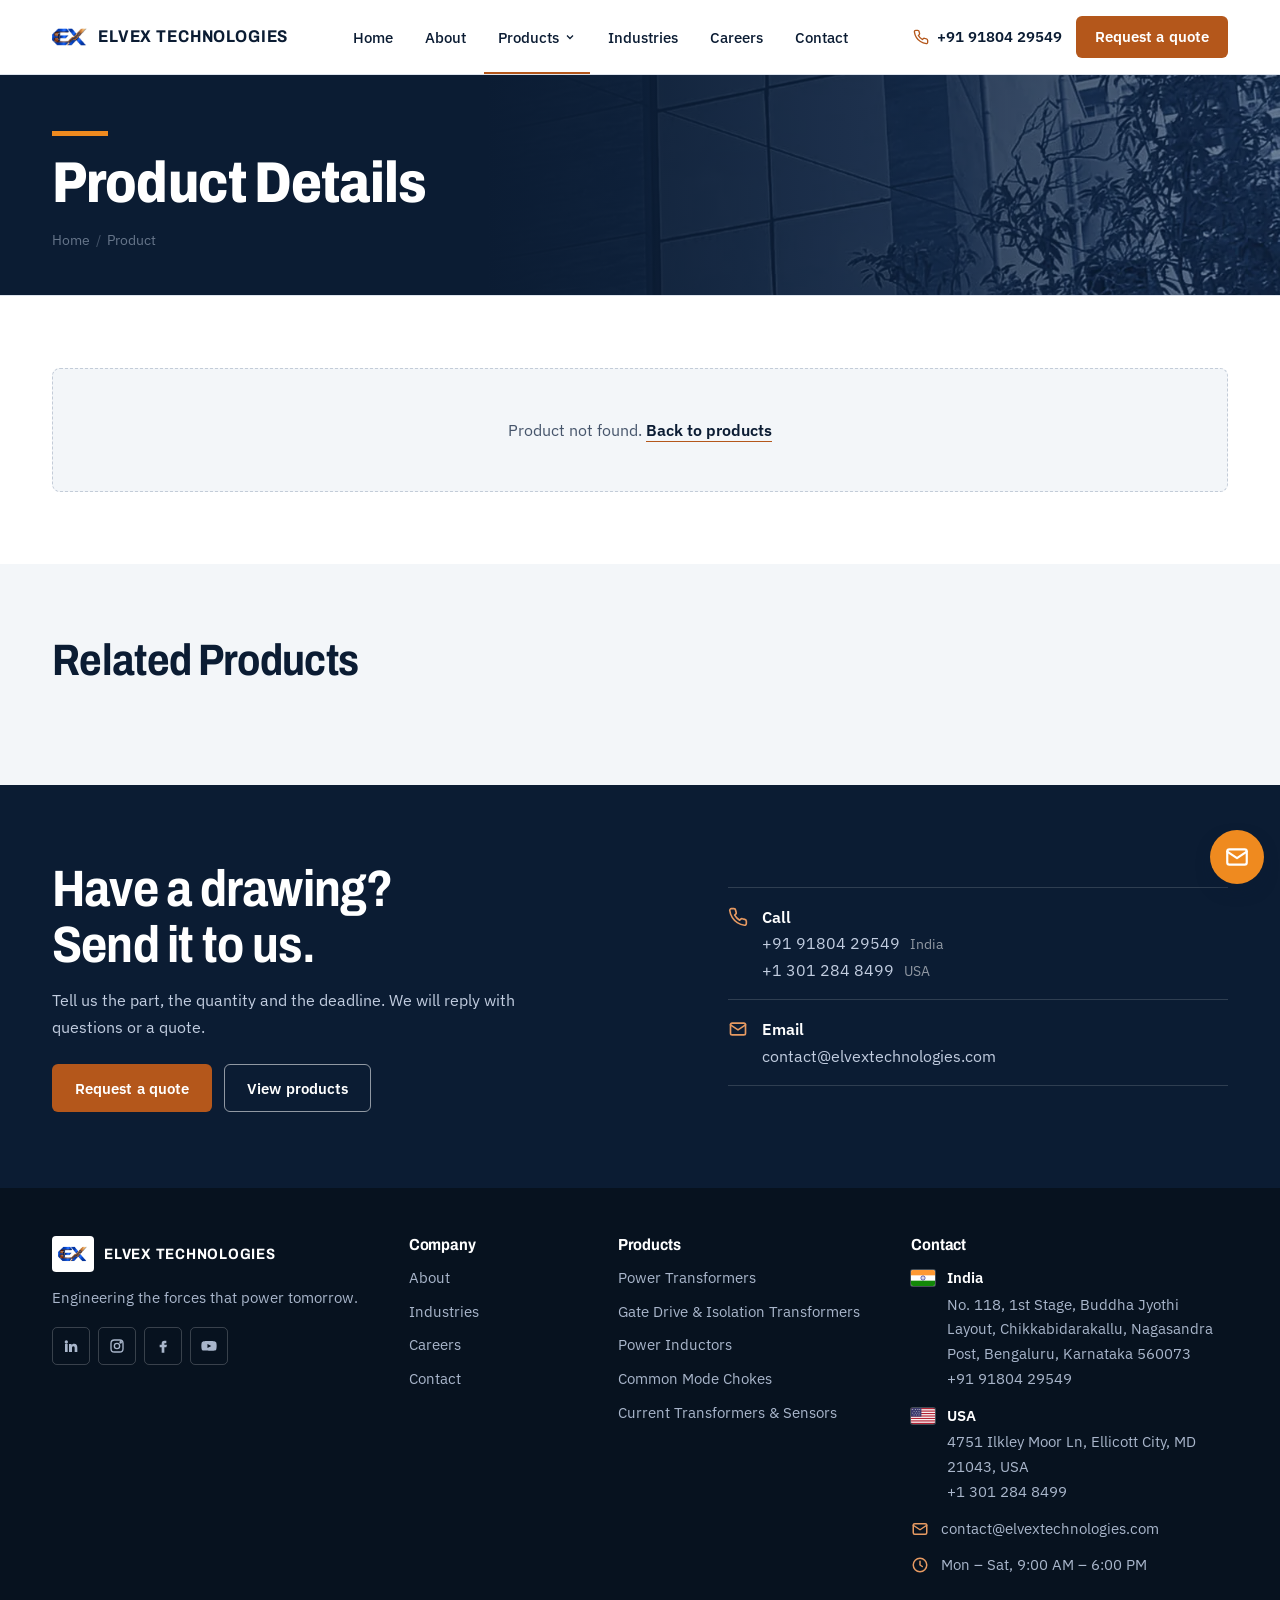
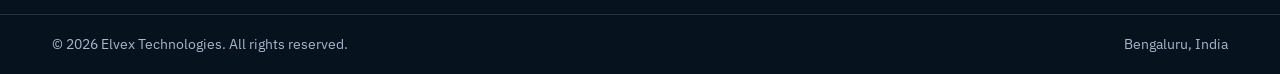
<file: product.html>
<!doctype html>
<html lang="en">
<head>
<meta charset="utf-8">
<meta name="viewport" content="width=device-width, initial-scale=1">
<title>Product | Elvex Technologies</title>
<meta name="description" content="Elvex Technologies designs and manufactures magnetic components, transformers, coils, electromechanical parts, power electronics and sensors.">
<meta property="og:title" content="Product | Elvex Technologies">
<meta property="og:description" content="Elvex Technologies designs and manufactures magnetic components, transformers, coils, electromechanical parts, power electronics and sensors.">
<meta property="og:image" content="assets/img/logo.png">
<link rel="icon" type="image/png" href="assets/img/mark.png">
<link rel="preload" href="assets/fonts/archivo-latin-wdth-normal.woff2" as="font" type="font/woff2" crossorigin>
<link rel="stylesheet" href="assets/css/style.css">
</head>
<body data-page="product">
<main>
<section class="page-head"><div class="container">
  <h1 id="ph-title">Product Details</h1>
  
  <div class="crumbs"><a href="index.html">Home</a><i>/</i><span id="ph-crumb">Product</span></div>
</div></section>
<section class="section"><div class="container">
  <div class="pd" id="pd"></div>
  <div id="pd-tabs"></div>
</div></section>
<section class="section bg-alt"><div class="container">
  <div class="title-center"><h2 class="title">Related Products</h2></div>
  <div class="product-grid" id="related"></div>
</div></section>
<section class="cta"><div class="container cta-in" id="cta"></div></section>
</main>
<script src="data/site-data.js"></script>
<script src="assets/js/main.js"></script>
</body>
</html>
</file>
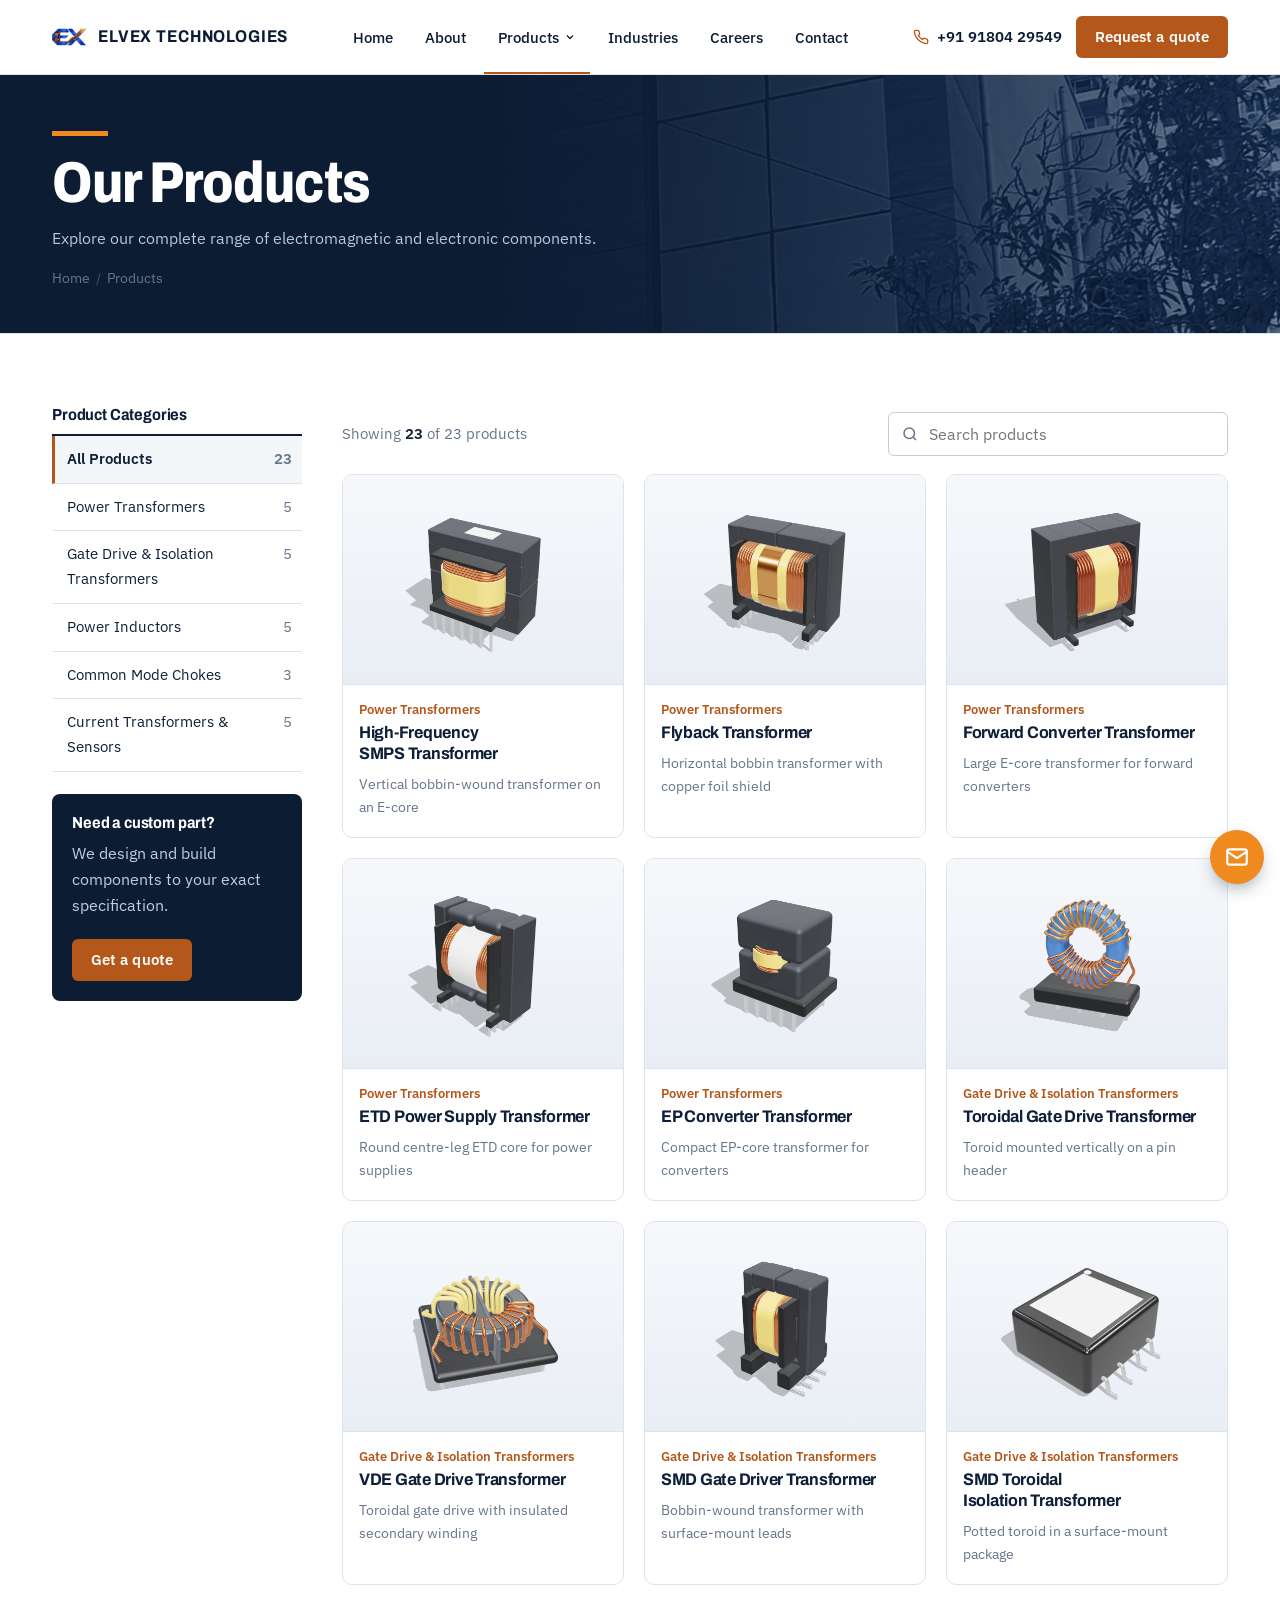
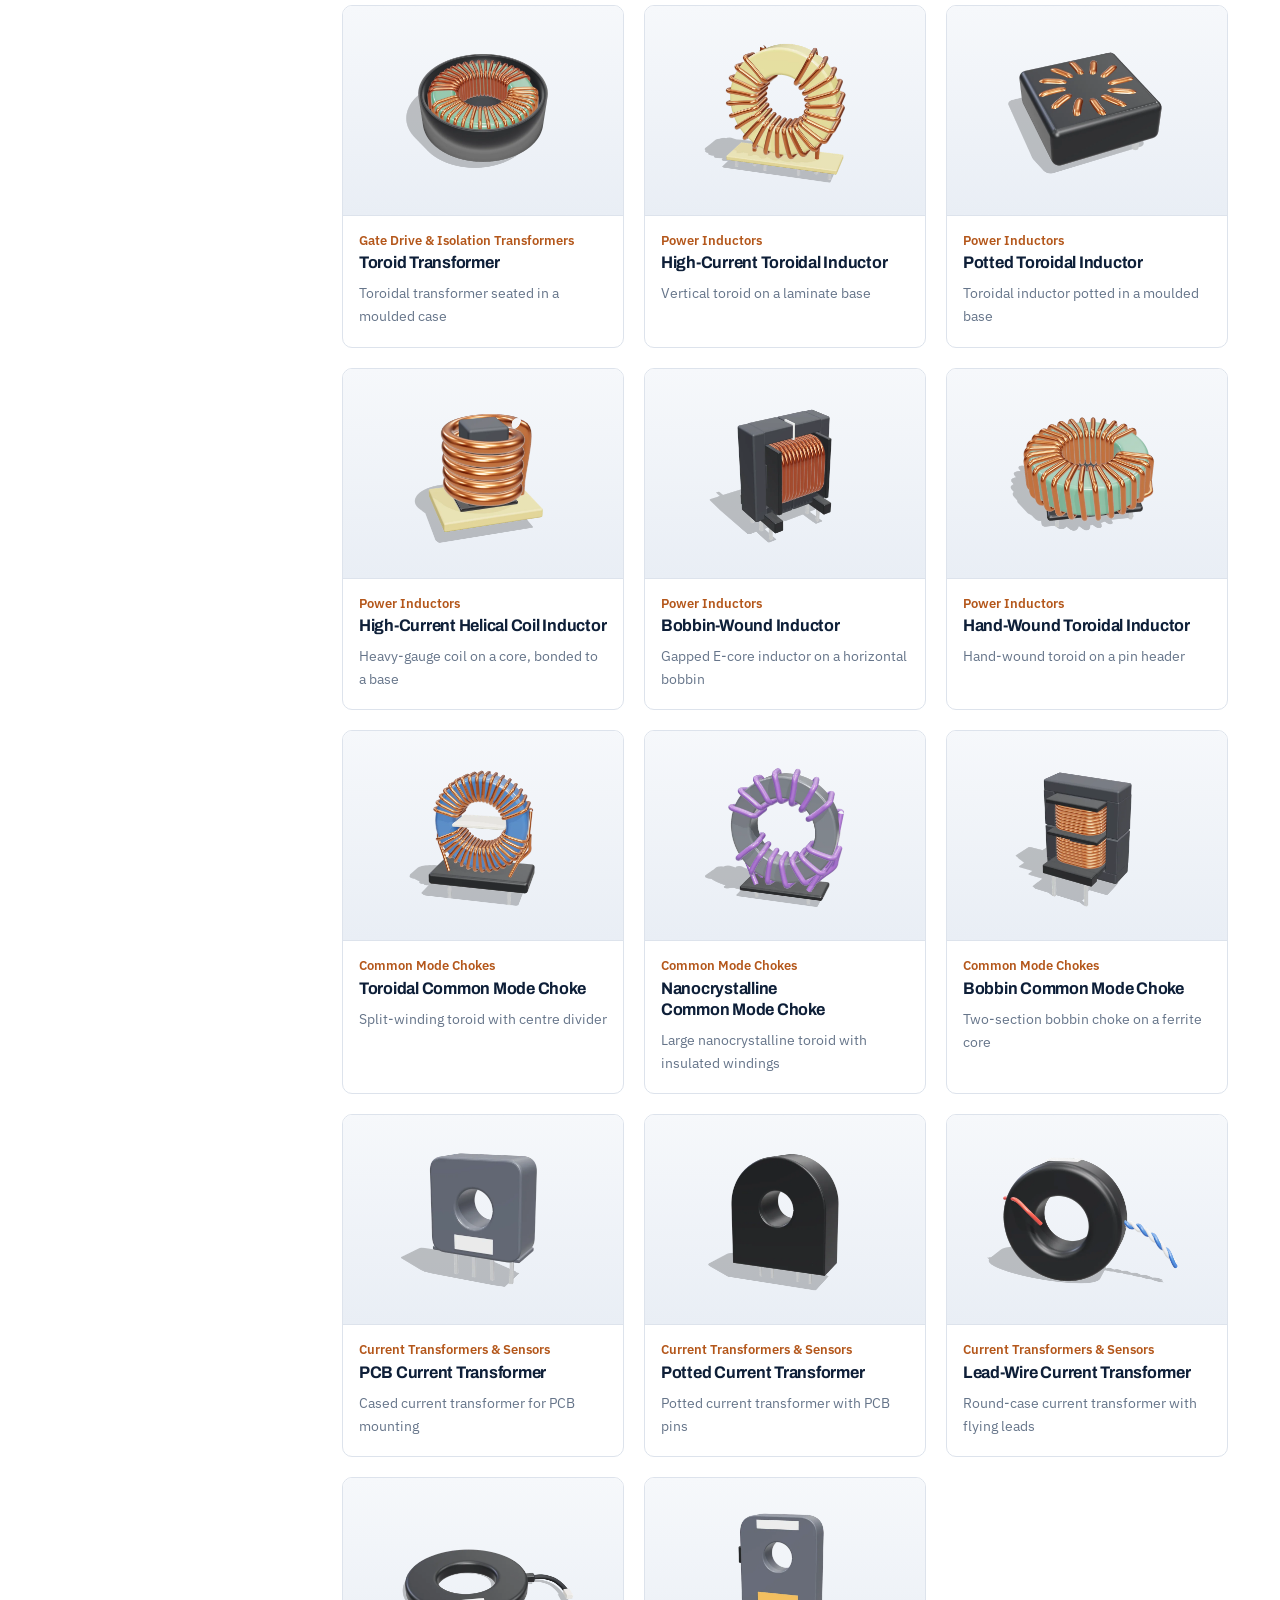
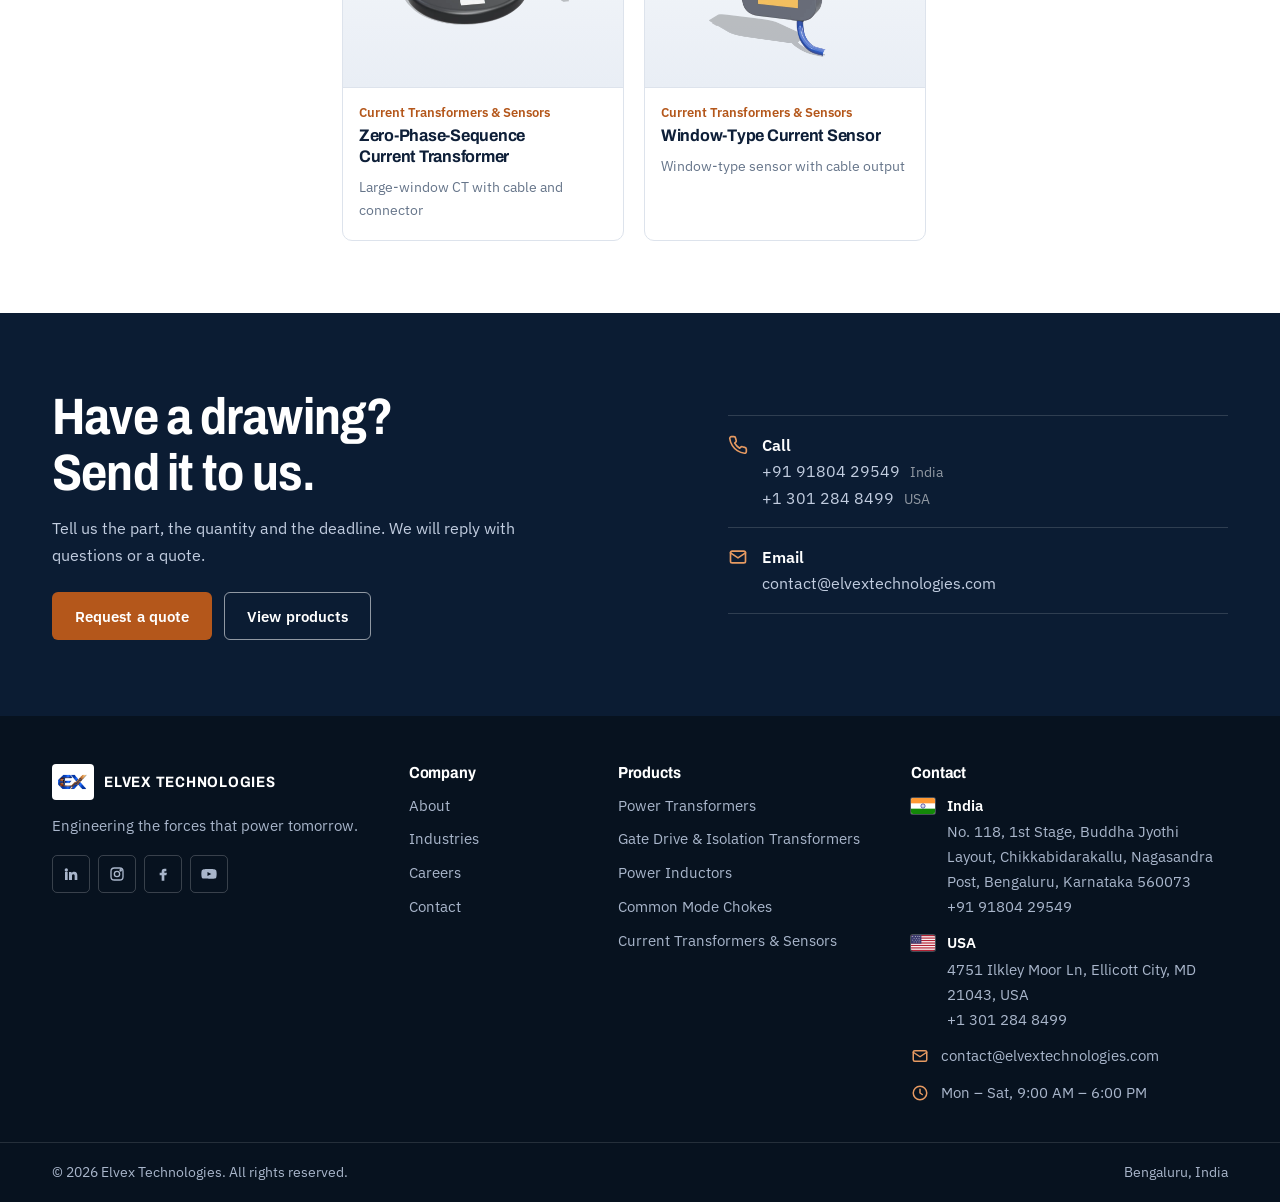
<file: products.html>
<!doctype html>
<html lang="en">
<head>
<meta charset="utf-8">
<meta name="viewport" content="width=device-width, initial-scale=1">
<title>Products | Elvex Technologies</title>
<meta name="description" content="Elvex Technologies designs and manufactures magnetic components, transformers, coils, electromechanical parts, power electronics and sensors.">
<meta property="og:title" content="Products | Elvex Technologies">
<meta property="og:description" content="Elvex Technologies designs and manufactures magnetic components, transformers, coils, electromechanical parts, power electronics and sensors.">
<meta property="og:image" content="assets/img/logo.png">
<link rel="icon" type="image/png" href="assets/img/mark.png">
<link rel="preload" href="assets/fonts/archivo-latin-wdth-normal.woff2" as="font" type="font/woff2" crossorigin>
<link rel="stylesheet" href="assets/css/style.css">
</head>
<body data-page="products">
<main>
<section class="page-head"><div class="container">
  <h1 id="ph-title">Our Products</h1>
  <p id="ph-sub">Explore our complete range of electromagnetic and electronic components.</p>
  <div class="crumbs"><a href="index.html">Home</a><i>/</i><span id="ph-crumb">Products</span></div>
</div></section>
<section class="section"><div class="container shop">
  <aside class="sidebar">
    <div class="side-box"><h4>Product Categories</h4><ul class="cat-list" id="cat-list"></ul></div>
    <div class="side-cta"><h4>Need a custom part?</h4><p>We design and build components to your exact specification.</p><a class="btn btn-primary btn-sm" href="contact.html">Get a quote</a></div>
  </aside>
  <div>
    <div class="mobile-cats" id="mobile-cats"></div>
    <div class="shop-bar"><div class="count" id="count"></div><label class="search"><svg viewBox="0 0 24 24" fill="none" stroke="currentColor" stroke-width="2"><circle cx="11" cy="11" r="7"/><path d="M20 20l-3.5-3.5"/></svg><input id="search" type="search" placeholder="Search products" aria-label="Search products"></label></div>
    <div class="product-grid" id="grid"></div>
  </div>
</div></section>
<section class="cta"><div class="container cta-in" id="cta"></div></section>
</main>
<script src="data/site-data.js"></script>
<script src="assets/js/main.js"></script>
</body>
</html>
</file>
<file: assets/css/style.css>
/* ==========================================================================
   ELVEX TECHNOLOGIES — STYLESHEET
   Direction: engineering datasheet. Cool paper ground with a fine drawing grid,
   deep ink navy for weight, copper (the product's own material) as the one accent.
   Type: Archivo (condensed-leaning, for headings) + IBM Plex Sans (text).
   ========================================================================== */
@font-face { font-family: "Archivo"; src: url("../fonts/archivo-latin-wdth-normal.woff2") format("woff2"); font-weight: 100 900; font-stretch: 62% 125%; font-display: swap; }
@font-face { font-family: "IBM Plex Sans"; src: url("../fonts/ibm-plex-sans-latin-400-normal.woff2") format("woff2"); font-weight: 400; font-display: swap; }
@font-face { font-family: "IBM Plex Sans"; src: url("../fonts/ibm-plex-sans-latin-500-normal.woff2") format("woff2"); font-weight: 500; font-display: swap; }
@font-face { font-family: "IBM Plex Sans"; src: url("../fonts/ibm-plex-sans-latin-600-normal.woff2") format("woff2"); font-weight: 600; font-display: swap; }

:root {
  --ink: #0b1c33;
  --ink-2: #12294a;
  --ink-deep: #07142a;
  --copper: #b4571b;
  --copper-d: #964512;
  --copper-soft: #f7e9de;
  --copper-lt: #e79a62;
  --blue: #1b4db1;
  --paper: #f3f6f9;
  --white: #fff;
  --line: #dce2ea;
  --line-strong: #c3ccd8;
  --text: #0e1f38;
  --body: #46556b;
  --muted: #66758a;
  --head: "Archivo", "Segoe UI", Arial, sans-serif;
  --font: "IBM Plex Sans", "Segoe UI", Arial, sans-serif;
  --max: 1240px;
  --gut: 20px;
  --hh: 66px;
  color-scheme: light;
}

*, *::before, *::after { box-sizing: border-box; }
html { scroll-behavior: smooth; -webkit-text-size-adjust: 100%; }
body { margin: 0; background: var(--white); color: var(--body); font-family: var(--font); font-size: 16px; line-height: 1.65; -webkit-font-smoothing: antialiased; overflow-x: hidden; }
body.menu-open { overflow: hidden; }
img { max-width: 100%; height: auto; display: block; }
a { color: inherit; text-decoration: none; }
button { font: inherit; cursor: pointer; }
p { margin: 0 0 14px; }
ul, ol { margin: 0; padding: 0; list-style: none; }
:focus-visible { outline: 2px solid var(--blue); outline-offset: 3px; }
::selection { background: var(--copper-soft); color: var(--ink); }

h1, h2, h3, h4 { font-family: var(--head); color: var(--text); margin: 0; line-height: 1.1; font-weight: 700; font-stretch: 90%; letter-spacing: -.01em; text-wrap: balance; }
h1 { font-size: clamp(2.3rem, 1.1rem + 5.4vw, 4.3rem); font-weight: 800; font-stretch: 82%; line-height: 1.02; letter-spacing: -.02em; }
h2 { font-size: clamp(1.75rem, 1rem + 2.9vw, 2.75rem); font-stretch: 85%; letter-spacing: -.015em; }
h3 { font-size: 1.125rem; font-stretch: 95%; line-height: 1.25; }

.container { width: 100%; max-width: var(--max); margin: 0 auto; padding: 0 var(--gut); }
.kicker { display: none; }
.section { padding: 56px 0; }
.bg-alt { background: var(--paper); }
.link-more { font-weight: 600; color: var(--ink); border-bottom: 1.5px solid var(--copper); padding-bottom: 1px; }
.link-more svg { display: none; }
.link-more:hover { color: var(--copper); }

.section-head { display: flex; justify-content: space-between; align-items: end; gap: 12px 32px; flex-wrap: wrap; margin-bottom: 28px; }
.section-head p { margin: 10px 0 0; max-width: 38rem; }
.title-center { max-width: 44rem; margin: 0 0 28px; }
.title-center p { margin: 10px 0 0; }

/* ---------- Buttons ---------- */
.btn { display: inline-flex; align-items: center; justify-content: center; gap: 8px; min-height: 48px; padding: 0 22px; border-radius: 5px; border: 1.5px solid transparent; font: 600 15px/1 var(--font); letter-spacing: .005em; white-space: nowrap; transition: background .18s, color .18s, border-color .18s; }
.btn svg { width: 17px; height: 17px; flex: none; }
.btn-primary { background: var(--copper); color: #fff; }
.btn-primary:hover { background: var(--copper-d); }
.btn-blue { background: var(--ink); color: #fff; }
.btn-blue:hover { background: var(--ink-2); }
.btn-outline { border-color: var(--ink); color: var(--ink); background: transparent; }
.btn-outline:hover { background: var(--ink); color: #fff; }
.btn-white { border-color: rgba(255,255,255,.55); color: #fff; }
.btn-white:hover { background: #fff; color: var(--ink); }
.btn-sm { min-height: 42px; padding: 0 18px; font-size: 14.5px; }
.btn[disabled] { opacity: .6; cursor: progress; }

/* ---------- Header ---------- */
.site-header { position: sticky; top: 0; z-index: 50; background: rgba(255,255,255,.97); border-bottom: 1px solid var(--line); backdrop-filter: blur(8px); }
.nav { display: flex; align-items: center; justify-content: space-between; height: var(--hh); gap: 16px; }
.brand { display: flex; align-items: center; gap: 10px; min-width: 0; }
.brand img { height: 36px; width: auto; flex: none; }
.brand b { font: 700 15px/1.05 var(--head); font-stretch: 88%; letter-spacing: .05em; text-transform: uppercase; color: var(--ink); }
.nav-links { display: none; align-items: center; gap: 2px; height: 100%; }
.nav-links > a, .nav-links > .has-drop > button { display: flex; align-items: center; gap: 5px; height: var(--hh); padding: 0 12px; background: none; border: 0; border-bottom: 2px solid transparent; border-top: 2px solid transparent; font: 500 15px/1 var(--font); color: var(--text); }
.nav-links > a:hover, .nav-links > .has-drop > button:hover { color: var(--copper); }
.nav-links > a[aria-current="page"], .nav-links > .has-drop > button.active { border-bottom-color: var(--copper); }
.nav-links .chev { width: 12px; height: 12px; }
.has-drop { position: relative; height: 100%; }
.dropdown { position: absolute; left: 0; top: 100%; min-width: 290px; background: #fff; border: 1px solid var(--line); border-top: 2px solid var(--copper); box-shadow: 0 18px 40px -18px rgba(11,28,51,.35); padding: 6px; opacity: 0; visibility: hidden; transform: translateY(6px); transition: opacity .15s, transform .15s, visibility .15s; }
.has-drop.open .dropdown, .has-drop:hover .dropdown { opacity: 1; visibility: visible; transform: none; }
.dropdown a { display: flex; justify-content: space-between; gap: 16px; padding: 10px 12px; font-size: 14.5px; color: var(--text); border-radius: 4px; }
.dropdown a span { color: var(--muted); }
.dropdown a:hover { background: var(--paper); color: var(--copper); }
.dropdown a.all { border-top: 1px solid var(--line); margin-top: 4px; border-radius: 0; font-weight: 600; }
.nav-cta { display: flex; align-items: center; gap: 14px; }
.nav-cta .btn { display: none; }
.nav-phone { display: none; align-items: center; gap: 8px; font-weight: 600; color: var(--ink); font-size: 14.5px; white-space: nowrap; }
.nav-phone svg { width: 16px; height: 16px; color: var(--copper); }
.burger { width: 44px; height: 44px; border: 1.5px solid var(--line-strong); border-radius: 5px; background: #fff; display: grid; place-content: center; gap: 6px; padding: 0; }
.burger span { display: block; width: 20px; height: 2px; background: var(--ink); }

.menu-shade { display: none; }
.mobile-menu { position: fixed; inset: 0; z-index: 100; background: var(--ink); color: #fff; display: flex; flex-direction: column; padding: 0 var(--gut) 24px; overflow-y: auto; transform: translateX(100%); visibility: hidden; transition: transform .28s ease, visibility .28s; }
body.menu-open .mobile-menu { transform: none; visibility: visible; }
.mm-top { display: flex; align-items: center; justify-content: space-between; height: var(--hh); flex: none; }
.mm-top .brand b { color: #fff; }
.mm-close { width: 44px; height: 44px; border: 1.5px solid rgba(255,255,255,.35); border-radius: 5px; background: none; color: #fff; font-size: 28px; line-height: 1; }
.mm-links { display: flex; flex-direction: column; margin-top: 8px; }
.mm-links > a { font: 700 1.6rem/1.15 var(--head); font-stretch: 88%; padding: 13px 0; border-bottom: 1px solid var(--line-d, rgba(255,255,255,.14)); }
.mm-links .sub { display: flex; flex-direction: column; padding: 4px 0 10px 14px; border-bottom: 1px solid rgba(255,255,255,.14); }
.mm-links .sub a { padding: 8px 0; font-size: 15.5px; color: #c2cde0; }
.mm-contact { margin-top: 26px; display: grid; gap: 12px; font-size: 15.5px; color: #c2cde0; }
.mm-contact a, .mm-contact span { display: flex; gap: 12px; align-items: flex-start; }
.mm-contact svg { width: 18px; height: 18px; flex: none; margin-top: 3px; color: var(--copper-lt); }
.mobile-menu .btn { margin-top: 24px; }

/* ---------- Page heads (inner pages) ---------- */
.page-head { background: var(--paper); border-bottom: 1px solid var(--line); padding: 34px 0 30px; position: relative; overflow: hidden; }
.page-head::before, .hero::before { content: ""; position: absolute; inset: 0; background-image: linear-gradient(var(--line) 1px, transparent 1px), linear-gradient(90deg, var(--line) 1px, transparent 1px); background-size: 40px 40px; opacity: .7; -webkit-mask-image: linear-gradient(100deg, transparent 20%, #000 100%); mask-image: linear-gradient(100deg, transparent 20%, #000 100%); pointer-events: none; }
.page-head .container { position: relative; }
.page-head h1 { font-size: clamp(2rem, 1.1rem + 3.8vw, 3.3rem); }
.page-head p { margin: 12px 0 0; max-width: 40rem; }
.crumbs { display: flex; flex-wrap: wrap; gap: 2px; font-size: 13.5px; color: var(--muted); margin-top: 16px; }
.crumbs a:hover { color: var(--copper); }
.crumbs i { font-style: normal; opacity: .6; margin: 0 4px; }

/* ---------- Hero ---------- */
.hero { position: relative; background: var(--paper); border-bottom: 1px solid var(--line); overflow: hidden; }
.hero-in { position: relative; display: grid; gap: 28px; padding-block: 36px 8px; }
.hero h1 { max-width: 15ch; }
.hero .lead { margin-top: 18px; max-width: 33rem; font-size: 1.0625rem; color: var(--body); }
.hero .acts { display: flex; flex-wrap: wrap; gap: 12px; margin-top: 26px; }
.hero .acts .btn { flex: 1 1 auto; }
.hero-call { display: inline-flex; align-items: center; gap: 10px; margin-top: 20px; font-weight: 600; color: var(--ink); }
.hero-call svg { width: 18px; height: 18px; color: var(--copper); }
.hero-call span { color: var(--muted); font-weight: 400; }
.stage { position: relative; width: 100%; max-width: 560px; margin: 0 auto; aspect-ratio: 1 / .92; }
.stage > img { position: absolute; inset: 0 0 auto auto; width: 100%; }
.callout { display: none; }
.caps { position: relative; display: grid; border-top: 1px solid var(--line-strong); margin-top: 18px; }
.caps > div { padding: 16px 0; border-bottom: 1px solid var(--line); }
.caps > div:last-child { border-bottom: 0; }
.caps h3 { font-size: 1rem; }
.caps p { margin: 3px 0 0; font-size: 14.5px; color: var(--muted); }

/* ---------- Categories ---------- */
.cat-grid { display: grid; grid-template-columns: repeat(2, 1fr); gap: 12px; }
.cat-card { display: flex; flex-direction: column; background: #fff; border: 1px solid var(--line); border-radius: 8px; overflow: hidden; min-width: 0; transition: border-color .2s, box-shadow .2s; }
.cat-card:hover { border-color: var(--ink); box-shadow: 0 16px 34px -22px rgba(11,28,51,.5); }
.cat-card .ph { aspect-ratio: 4 / 3; background: var(--paper); display: grid; place-items: center; overflow: hidden; border-bottom: 1px solid var(--line); }
.cat-card .ph img { width: 90%; transition: transform .35s; }
.cat-card:hover .ph img { transform: scale(1.04); }
.cat-card .tx { padding: 14px 14px 16px; display: flex; flex-direction: column; gap: 4px; flex: 1; }
.cat-card h3 { font-size: 1.02rem; }
.cat-card p { display: none; margin: 4px 0 0; font-size: 14.5px; color: var(--body); flex: 1; }
.cat-card .meta { font-size: 13.5px; color: var(--copper); font-weight: 600; margin-top: auto; }
.cat-grid > .cat-card:last-child:nth-child(odd) { grid-column: 1 / -1; }
.cat-grid > .cat-card:last-child:nth-child(odd) .ph { aspect-ratio: 16 / 7; }
.cat-grid > .cat-card:last-child:nth-child(odd) .ph img { width: auto; height: 230px; max-width: 90%; object-fit: contain; }

/* ---------- Product cards ---------- */
.product-grid { display: grid; grid-template-columns: repeat(2, 1fr); gap: 12px; }
.p-card { display: flex; flex-direction: column; background: #fff; border: 1px solid var(--line); border-radius: 8px; overflow: hidden; min-width: 0; transition: border-color .2s, box-shadow .2s; }
.p-card:hover { border-color: var(--ink); box-shadow: 0 16px 34px -22px rgba(11,28,51,.5); }
.p-card .thumb { position: relative; aspect-ratio: 4 / 3; background: var(--paper); display: grid; place-items: center; overflow: hidden; border-bottom: 1px solid var(--line); }
.p-card .thumb img { width: 90%; transition: transform .35s; }
.p-card .thumb img.photo { width: 100%; height: 100%; object-fit: cover; }
.p-card:hover .thumb img { transform: scale(1.04); }
.p-card .body { padding: 12px 14px 16px; display: flex; flex-direction: column; flex: 1; }
.p-card .cat { font-size: 12.5px; color: var(--copper); font-weight: 600; }
.p-card h3 { font-size: .98rem; margin: 3px 0 0; }
.p-card p { display: none; margin: 8px 0 0; font-size: 14px; color: var(--muted); }
.empty { text-align: center; padding: 48px 20px; background: var(--paper); border: 1px dashed var(--line-strong); border-radius: 8px; color: var(--body); }

/* ---------- About ---------- */
.about { display: grid; gap: 32px; align-items: center; }
.about-media { position: relative; background: var(--paper); border: 1px solid var(--line); border-radius: 8px; padding: 18px; overflow: hidden; }
.about-media::before { content: ""; position: absolute; inset: 0; background-image: linear-gradient(var(--line) 1px, transparent 1px), linear-gradient(90deg, var(--line) 1px, transparent 1px); background-size: 32px 32px; opacity: .6; }
.about-media .main { position: relative; }
.about-media .main img { width: 86%; margin: 0 auto; }
.about-media .side, .about-media .exp { display: none; }
.about-text p { max-width: 38rem; }
.checks { display: grid; gap: 10px; margin: 20px 0 26px; }
.checks li { position: relative; padding-left: 28px; color: var(--text); font-weight: 500; }
.checks li::before { content: ""; position: absolute; left: 0; top: .5em; width: 14px; height: 8px; border-left: 2.5px solid var(--copper); border-bottom: 2.5px solid var(--copper); transform: rotate(-45deg) translateY(-3px); }
.spec-list { margin: 22px 0 0; border-top: 1px solid var(--line-strong); }
.spec-list > div { display: grid; grid-template-columns: 9rem 1fr; gap: 12px; padding: 12px 0; border-bottom: 1px solid var(--line); }
.spec-list dt { font-weight: 600; color: var(--text); }
.spec-list dd { margin: 0; }

/* ---------- Process (a real sequence, so it is numbered) ---------- */
.dark { background: var(--ink); color: #c2cde0; }
.dark h2, .dark h3 { color: #fff; }
.process { counter-reset: step; display: grid; gap: 0; }
.process li { counter-increment: step; position: relative; padding: 22px 0 22px 62px; border-top: 1px solid rgba(255,255,255,.16); }
.process li::before { content: counter(step); position: absolute; left: 0; top: 18px; font: 300 2.6rem/1 var(--head); font-stretch: 80%; color: var(--copper-lt); }
.process h3 { margin-bottom: 6px; }
.process p { margin: 0; font-size: 15.5px; }

/* ---------- Industries ---------- */
.ind-list { display: grid; border-top: 1px solid var(--line-strong); }
.ind-list li { padding: 18px 0; border-bottom: 1px solid var(--line); display: grid; gap: 4px; }
.ind-list p { margin: 0; color: var(--body); max-width: 36rem; }

/* ---------- Mission/values ---------- */
.mv-grid { display: grid; gap: 0; border-top: 1px solid var(--line-strong); }
.mv { padding: 22px 0; border-bottom: 1px solid var(--line); }
.mv .ic { display: none; }
.mv h3 { margin-bottom: 8px; }
.mv p { margin: 0; max-width: 36rem; }

/* ---------- CTA band ---------- */
.cta { background: var(--ink); color: #c2cde0; padding: 56px 0; position: relative; overflow: hidden; }
.cta-in { display: grid; gap: 32px; }
.cta h2 { color: #fff; font-size: clamp(1.75rem, 1rem + 2.8vw, 2.6rem); max-width: 18ch; }
.cta p { margin: 14px 0 0; max-width: 32rem; }
.cta .acts { display: flex; flex-wrap: wrap; gap: 12px; margin-top: 24px; }
.cta-contact { display: grid; gap: 0; align-content: start; border-top: 1px solid rgba(255,255,255,.18); }
.cta-contact li { display: flex; gap: 14px; padding: 16px 0; border-bottom: 1px solid rgba(255,255,255,.14); }
.cta-contact svg { width: 20px; height: 20px; flex: none; margin-top: 3px; color: var(--copper-lt); }
.cta-contact b { display: block; color: #fff; font-weight: 600; }
.cta-contact a:hover { color: #fff; text-decoration: underline; }

/* ---------- Footer ---------- */
.site-footer { background: var(--ink-deep); color: #a9b6cb; font-size: 15px; }
.foot-top { display: grid; gap: 32px; padding-top: 48px; padding-bottom: 36px; }
.foot-logo { display: inline-flex; align-items: center; gap: 10px; margin-bottom: 14px; }
.foot-logo img { height: 36px; width: auto; background: #fff; border-radius: 4px; padding: 3px 6px; }
.foot-logo b { font: 700 15px/1 var(--head); font-stretch: 88%; letter-spacing: .05em; text-transform: uppercase; color: #fff; }
.site-footer h4 { color: #fff; font-size: 1rem; margin-bottom: 12px; }
.fl { display: grid; gap: 9px; }
.fl a:hover, .ci a:hover { color: #fff; }
.ci { display: grid; gap: 12px; }
.ci li { display: flex; gap: 12px; }
.ci svg { width: 18px; height: 18px; flex: none; margin-top: 3px; color: var(--copper-lt); }
.f-soc { display: flex; gap: 8px; margin-top: 16px; }
.f-soc a { width: 38px; height: 38px; border: 1px solid rgba(255,255,255,.2); border-radius: 5px; display: grid; place-items: center; }
.f-soc a:hover { background: #fff; color: var(--ink); }
.f-soc svg { width: 16px; height: 16px; }
.foot-bottom { border-top: 1px solid rgba(255,255,255,.12); padding: 18px 0; font-size: 14px; }
.foot-bottom .container { display: flex; flex-wrap: wrap; justify-content: space-between; gap: 6px 24px; }

.wa-float, .to-top { position: fixed; right: 16px; z-index: 40; width: 46px; height: 46px; border-radius: 50%; display: grid; place-items: center; border: 0; box-shadow: 0 8px 20px -8px rgba(11,28,51,.5); }
.wa-float { bottom: 16px; background: #25d366; color: #fff; }
.wa-float svg, .to-top svg { width: 22px; height: 22px; }
.to-top { bottom: 72px; background: var(--ink); color: #fff; opacity: 0; visibility: hidden; transition: opacity .2s; }
.to-top.show { opacity: 1; visibility: visible; }
.preview-bar { position: fixed; left: 0; right: 0; bottom: 0; z-index: 90; background: var(--ink); color: #fff; padding: 10px 16px; text-align: center; font-size: 14px; }
.preview-bar button { margin-left: 10px; }

/* ---------- Products page ---------- */
.shop { display: grid; gap: 22px; align-items: start; }
.sidebar { display: none; }
.side-box h4 { font-size: 1rem; padding-bottom: 10px; border-bottom: 2px solid var(--ink); }
.cat-list li button { width: 100%; display: flex; justify-content: space-between; gap: 10px; text-align: left; padding: 11px 10px 11px 12px; background: none; border: 0; border-left: 3px solid transparent; border-bottom: 1px solid var(--line); color: var(--text); font-size: 15px; }
.cat-list li button span { color: var(--muted); }
.cat-list li button:hover { background: var(--paper); }
.cat-list li button.active { border-left-color: var(--copper); background: var(--paper); font-weight: 600; }
.side-cta { margin-top: 22px; padding: 20px; background: var(--ink); color: #c2cde0; border-radius: 8px; }
.side-cta h4 { color: #fff; margin-bottom: 8px; }
.side-cta .btn { margin-top: 6px; }
.mobile-cats { display: flex; gap: 8px; overflow-x: auto; margin: 0 calc(var(--gut) * -1); padding: 2px var(--gut) 6px; scrollbar-width: none; -webkit-overflow-scrolling: touch; }
.mobile-cats::-webkit-scrollbar { display: none; }
.mobile-cats button { flex: none; min-height: 40px; padding: 0 16px; border: 1.5px solid var(--line-strong); border-radius: 999px; background: #fff; color: var(--text); font-size: 14.5px; font-weight: 500; }
.mobile-cats button.active { background: var(--ink); border-color: var(--ink); color: #fff; }
.shop > *, .contact-grid > *, .pd > *, .about > * { min-width: 0; }
.shop-bar { display: flex; justify-content: space-between; align-items: center; gap: 12px 16px; flex-wrap: wrap; margin: 6px 0 18px; }
.shop-bar .count { font-size: 14.5px; color: var(--muted); }
.shop-bar .count b { color: var(--text); }
.search { display: flex; align-items: center; gap: 8px; flex: 1 1 220px; max-width: 340px; min-height: 44px; padding: 0 12px; border: 1px solid var(--line-strong); border-radius: 6px; background: #fff; }
.search svg { width: 18px; height: 18px; color: var(--muted); flex: none; }
.search input { border: 0; outline: 0; width: 100%; font: inherit; font-size: 16px; background: none; color: var(--text); }
.search:focus-within { border-color: var(--blue); box-shadow: 0 0 0 3px rgba(27,77,177,.14); }

/* ---------- Product detail ---------- */
.pd { display: grid; gap: 28px; }
.pd-gallery .main { background: var(--paper); border: 1px solid var(--line); border-radius: 8px; aspect-ratio: 4 / 3; display: grid; place-items: center; overflow: hidden; position: relative; }
.pd-gallery .main::before { content: ""; position: absolute; inset: 0; background-image: linear-gradient(var(--line) 1px, transparent 1px), linear-gradient(90deg, var(--line) 1px, transparent 1px); background-size: 32px 32px; opacity: .55; }
.pd-gallery .main img { position: relative; width: 92%; }
.pd-gallery .main img.photo { width: 100%; height: 100%; object-fit: cover; }
.pd-thumbs { display: flex; gap: 8px; margin-top: 10px; flex-wrap: wrap; }
.pd-thumbs button { width: 72px; height: 56px; padding: 0; border: 1.5px solid var(--line); border-radius: 6px; background: var(--paper); overflow: hidden; }
.pd-thumbs button.active { border-color: var(--copper); }
.pd-thumbs img { width: 100%; height: 100%; object-fit: contain; }
.pd-info .cat { font-size: 14px; font-weight: 600; color: var(--copper); }
.pd-info h1 { font-size: clamp(1.9rem, 1.1rem + 3.2vw, 2.9rem); margin: 6px 0 10px; }
.pd-info .tagline { font-size: 1.1rem; color: var(--text); font-weight: 500; }
.pd-info .desc { max-width: 38rem; }
.pd-quick { display: grid; grid-template-columns: 1fr 1fr; gap: 0; margin: 20px 0; border-top: 1px solid var(--line-strong); }
.pd-quick div { padding: 12px 0; border-bottom: 1px solid var(--line); }
.pd-quick span { display: block; font-size: 13px; color: var(--muted); }
.pd-quick b { color: var(--text); }
.pd-actions { display: flex; flex-wrap: wrap; gap: 10px; margin-top: 22px; }
.pd-actions .btn { flex: 1 1 auto; }
.tabs { margin-top: 36px; }
.tab-btns { display: flex; gap: 4px; border-bottom: 1px solid var(--line-strong); overflow-x: auto; }
.tab-btns button { min-height: 46px; padding: 0 18px; background: none; border: 0; border-bottom: 2px solid transparent; margin-bottom: -1px; font-weight: 600; color: var(--muted); white-space: nowrap; }
.tab-btns button.on { color: var(--ink); border-bottom-color: var(--copper); }
.tab-pane { display: none; padding-top: 22px; }
.tab-pane.on { display: block; }
.table-scroll { overflow-x: auto; }
.spec-table { width: 100%; border-collapse: collapse; }
.spec-table th, .spec-table td { text-align: left; padding: 12px 14px; border-bottom: 1px solid var(--line); }
.spec-table th { width: 38%; color: var(--text); background: var(--paper); font-weight: 600; }
.bullets { display: grid; gap: 9px; }
.bullets li { position: relative; padding-left: 20px; }
.bullets li::before { content: ""; position: absolute; left: 0; top: .65em; width: 8px; height: 2px; background: var(--copper); }

/* ---------- Contact & forms ---------- */
.info-cards { display: grid; gap: 0; border-top: 1px solid var(--line-strong); margin-bottom: 36px; }
.info-card { display: grid; grid-template-columns: 44px 1fr; column-gap: 14px; padding: 18px 0; border-bottom: 1px solid var(--line); }
.info-card .ic { grid-row: span 2; width: 44px; height: 44px; border-radius: 6px; background: var(--ink); color: #fff; display: grid; place-items: center; }
.info-card .ic svg { width: 20px; height: 20px; }
.info-card h3 { font-size: 1rem; }
.info-card p, .info-card a { margin: 0; color: var(--body); overflow-wrap: anywhere; }
.info-card a:hover { color: var(--copper); }
.contact-grid { display: grid; gap: 28px; align-items: start; }
.form { background: #fff; border: 1px solid var(--line); border-radius: 8px; padding: 22px 18px; box-shadow: 0 20px 40px -30px rgba(11,28,51,.4); }
.form h3 { font-size: 1.5rem; margin-bottom: 4px; }
.form > p { color: var(--muted); margin-bottom: 20px; }
.form-row { display: grid; gap: 0 16px; }
.field { margin-bottom: 16px; }
.field label { display: block; font-size: 14.5px; font-weight: 600; color: var(--text); margin-bottom: 6px; }
.field .hint { font-weight: 400; color: var(--muted); font-size: 13px; }
.field input, .field select, .field textarea { width: 100%; min-height: 48px; padding: 11px 14px; border: 1px solid var(--line-strong); border-radius: 6px; font: inherit; font-size: 16px; color: var(--text); background: #fff; outline: none; transition: border-color .15s, box-shadow .15s; }
.field input:focus, .field select:focus, .field textarea:focus { border-color: var(--blue); box-shadow: 0 0 0 3px rgba(27,77,177,.14); }
.field textarea { min-height: 130px; resize: vertical; }
.field input[type="file"] { padding: 10px; }
.field [aria-invalid] { border-color: #c53030; }
.field .err { display: block; color: #c53030; font-size: 13.5px; font-weight: 600; margin-top: 4px; }
.field .err:empty { display: none; }
.form-msg { margin-top: 14px; font-weight: 600; font-size: 15px; }
.form .btn { width: 100%; }
.contact-side { background: var(--ink); color: #c2cde0; border-radius: 8px; padding: 26px 22px; }
.contact-side h3 { color: #fff; font-size: 1.35rem; margin-bottom: 10px; }
.contact-side ul { margin-top: 16px; }
.contact-side li { display: flex; gap: 12px; padding: 12px 0; border-top: 1px solid rgba(255,255,255,.14); }
.contact-side li svg { flex: none; width: 18px; height: 18px; color: var(--copper-lt); margin-top: 4px; }
.contact-side a:hover { color: #fff; }
.map { margin-top: 36px; border: 1px solid var(--line); border-radius: 8px; overflow: hidden; }
.map iframe { width: 100%; height: 340px; border: 0; display: block; }

/* ---------- Careers ---------- */
.careers-head { margin: 8px 0 14px; }
.careers-head h3 { font-size: 1.4rem; }
.jobs { display: grid; gap: 12px; }
.job { display: grid; gap: 16px; background: #fff; border: 1px solid var(--line); border-radius: 8px; padding: 20px; }
.job h3 { font-size: 1.15rem; margin-bottom: 6px; }
.job p { margin: 10px 0 0; font-size: 15px; color: var(--body); }
.job-meta { display: flex; flex-wrap: wrap; gap: 6px 18px; font-size: 14.5px; }
.job-meta span { display: inline-flex; align-items: center; gap: 6px; }
.job-meta svg { width: 15px; height: 15px; color: var(--copper); }
#apply { scroll-margin-top: calc(var(--hh) + 12px); }
.form-notice { background: var(--copper-soft); border: 1px solid #ecc9ad; color: #7a3a0f; border-radius: 6px; padding: 12px 14px; font-weight: 600; margin-bottom: 18px; }

/* ==========================================================================
   LARGER SCREENS
   ========================================================================== */
@media (min-width: 640px) {
  :root { --gut: 28px; }
  .section { padding: 72px 0; }
  .cat-grid { grid-template-columns: repeat(3, 1fr); gap: 16px; }
  .cat-grid > .cat-card:last-child:nth-child(odd) { grid-column: auto; }
  .cat-grid > .cat-card:last-child:nth-child(odd) .ph { aspect-ratio: 4 / 3; }
  .cat-grid > .cat-card:last-child:nth-child(odd) .ph img { width: 90%; height: auto; }
  .cat-card p { display: block; }
  .cat-card .tx { padding: 18px 18px 20px; }
  .product-grid { grid-template-columns: repeat(3, 1fr); gap: 16px; }
  .p-card p { display: block; }
  .p-card .body { padding: 14px 16px 18px; }
  .p-card h3 { font-size: 1.05rem; }
  .caps { grid-template-columns: repeat(3, 1fr); }
  .caps > div { padding: 20px 24px 20px 0; border-bottom: 0; }
  .caps > div + div { padding-left: 24px; border-left: 1px solid var(--line); }
  .form-row { grid-template-columns: 1fr 1fr; }
  .form { padding: 32px; }
  .info-cards { grid-template-columns: repeat(3, 1fr); border-top: 0; gap: 16px; }
  .info-card { border: 1px solid var(--line); border-radius: 8px; padding: 22px; }
  .job { grid-template-columns: 1fr auto; align-items: center; gap: 24px; padding: 22px 26px; }
  .pd-actions .btn { flex: 0 0 auto; }
  .ind-list { grid-template-columns: 1fr 1fr; column-gap: 48px; }
  .mv-grid { grid-template-columns: repeat(3, 1fr); border-top: 0; gap: 32px; }
  .mv { border-top: 2px solid var(--ink); border-bottom: 0; padding: 18px 0 0; }
  .hero .acts .btn { flex: 0 0 auto; }
}

@media (min-width: 900px) {
  .cat-grid { grid-template-columns: repeat(6, 1fr); }
  .cat-grid > .cat-card { grid-column: span 2; }
  .cat-grid > .cat-card:nth-child(4), .cat-grid > .cat-card:nth-child(5) { grid-column: span 3; }
  .cat-grid > .cat-card:last-child:nth-child(odd) { grid-column: span 3; }
  .cat-grid > .cat-card:nth-child(4) .ph, .cat-grid > .cat-card:nth-child(5) .ph, .cat-grid > .cat-card:last-child:nth-child(odd) .ph { aspect-ratio: 16 / 7; }
  .cat-grid > .cat-card:nth-child(4) .ph img, .cat-grid > .cat-card:nth-child(5) .ph img, .cat-grid > .cat-card:last-child:nth-child(odd) .ph img { width: auto; height: 230px; max-width: 90%; object-fit: contain; }
  .product-grid { grid-template-columns: repeat(auto-fill, minmax(240px, 1fr)); gap: 20px; }
  #featured-grid { grid-template-columns: repeat(4, 1fr); }
  .about { grid-template-columns: .95fr 1.05fr; gap: 64px; }
  .process { grid-template-columns: repeat(4, 1fr); gap: 28px; }
  .process li { padding: 54px 0 0; border-top: 1px solid rgba(255,255,255,.2); }
  .process li::before { top: 4px; font-size: 3rem; }
  .ind-list { grid-template-columns: 1fr 1fr; }
  .ind-list li { grid-template-columns: 13rem 1fr; gap: 20px; align-items: baseline; }
  .cta { padding: 76px 0; }
  .cta-in { grid-template-columns: 1.1fr .9fr; gap: 64px; align-items: center; }
  .foot-top { grid-template-columns: 1.5fr .8fr 1.2fr 1.5fr; gap: 40px; }
  .shop { grid-template-columns: 250px 1fr; gap: 40px; }
  .sidebar { display: block; position: sticky; top: calc(var(--hh) + 20px); }
  .mobile-cats { display: none; }
  .pd { grid-template-columns: 1.05fr 1fr; gap: 56px; align-items: start; }
  .pd-info { padding-top: 6px; }
  .contact-grid { grid-template-columns: 1.3fr 1fr; gap: 40px; }
  .contact-side { position: sticky; top: calc(var(--hh) + 20px); }
}

@media (min-width: 1020px) {
  :root { --hh: 74px; --gut: 32px; }
  .brand img { height: 42px; }
  .brand b { font-size: 17px; }
  .nav-links { display: flex; }
  .nav-cta .btn { display: inline-flex; }
  .burger { display: none; }
  .hero-in { grid-template-columns: 1fr 1.02fr; align-items: center; gap: 24px; padding-block: 64px 0; }
  .stage { max-width: none; margin: 0; align-self: end; }
  .stage > img { inset: 0 0 auto auto; width: 88%; }
  .callout { display: block; position: absolute; left: 0; font-size: 14px; font-weight: 600; color: var(--ink); line-height: 1.2; white-space: nowrap; transform: translateY(-50%); z-index: 2; }
  .callout::after { content: ""; position: absolute; left: calc(100% + 10px); top: 50%; height: 1px; background: var(--ink); width: var(--len); }
  .callout::before { content: ""; position: absolute; left: calc(100% + 10px + var(--len)); top: 50%; width: 9px; height: 9px; margin: -4.5px 0 0 -4.5px; background: var(--copper); border-radius: 50%; box-shadow: 0 0 0 4px rgba(180,87,27,.2); }
  .caps { grid-column: 1 / -1; margin-top: 8px; }
}

@media (min-width: 1180px) {
  .nav-phone { display: inline-flex; }
  .nav-links > a, .nav-links > .has-drop > button { padding: 0 14px; }
  .nav-links { gap: 4px; }
}

/* one gentle load-in for the hero render */
@media (prefers-reduced-motion: no-preference) {
  .stage > img { animation: rise .7s cubic-bezier(.2,.7,.2,1) both; }
  @keyframes rise { from { opacity: 0; transform: translateY(14px); } to { opacity: 1; transform: none; } }
}
@media (prefers-reduced-motion: reduce) {
  html { scroll-behavior: auto; }
  * { transition: none !important; }
}

/* ==========================================================================
   PROFESSIONAL THEME — restrained corporate look
   Solid navy + white + one copper accent. No glow, gradients or neon.
   ========================================================================== */
:root { --navy: #0b1c33; --navy-2: #102949; --navy-3: #16365f; --copper: #b4571b; --copper-d: #96460f; --line: #dde3ec; --soft: #f4f6f9; }
h1, h2, h3 { letter-spacing: -.015em; }
h1 { font-stretch: 85%; }
.eyebrow { display: block; margin-bottom: 12px; font: 600 13px/1.2 var(--font); letter-spacing: .12em; text-transform: uppercase; color: var(--copper); }
.eyebrow::before { display: none; }
.dark .eyebrow, .cta .eyebrow, .hero .eyebrow { color: #e3a173; }

/* header: white, clean */
.site-header { position: sticky; background: #fff; border-bottom: 1px solid var(--line); backdrop-filter: none; box-shadow: none; }
.site-header.scrolled { background: #fff; box-shadow: 0 6px 18px -14px rgba(11,28,51,.35); }
body:not([data-page="home"]) .site-header { background: #fff; }
.brand b { color: var(--navy); }
.brand img { background: none; padding: 0; border-radius: 0; filter: none; height: 36px; }
.nav-links > a, .nav-links > .has-drop > button { color: var(--navy); font-weight: 500; }
.nav-links > a:hover, .nav-links > .has-drop > button:hover { color: var(--copper); }
.nav-links > a[aria-current="page"], .nav-links > .has-drop > button.active { color: var(--navy); border-bottom-color: var(--copper); }
.nav-phone { color: var(--navy); }
.nav-phone svg { color: var(--copper); }
.burger { background: #fff; border-color: var(--line); }
.burger span { background: var(--navy); }
.btn { border-radius: 6px; box-shadow: none; }
.btn-primary { background: var(--copper); color: #fff; box-shadow: none; }
.btn-primary:hover { background: var(--copper-d); transform: none; }
.btn-ghost { background: transparent; border-color: rgba(255,255,255,.5); color: #fff; backdrop-filter: none; }
.btn-ghost:hover { background: #fff; color: var(--navy); }
.btn-outline { border-color: var(--navy); color: var(--navy); }
.btn-outline:hover { background: var(--navy); color: #fff; }

/* hero: solid navy, calm */
body[data-page="home"] { background: #fff; color: var(--body); }
body[data-page="home"] h1, body[data-page="home"] h2, body[data-page="home"] h3 { color: var(--navy); }
.hero { background: var(--navy); color: #b9c6dc; border: 0; }
.hero::before { background-image: linear-gradient(rgba(255,255,255,.04) 1px, transparent 1px), linear-gradient(90deg, rgba(255,255,255,.04) 1px, transparent 1px); background-size: 48px 48px; -webkit-mask-image: none; mask-image: none; opacity: 1; }
.hero-in { padding-block: 44px 24px; }
.hero h1, body[data-page="home"] .hero h1 { color: #fff; background: none; -webkit-text-fill-color: #fff; max-width: 13ch; font-size: clamp(2.5rem, 1.2rem + 5.6vw, 4.8rem); font-weight: 800; line-height: 1.02; letter-spacing: -.02em; }
.hero .lead { color: #b9c6dc; max-width: 32rem; }
.hero-call { color: #fff; }
.hero-call svg { color: #e3a173; }
.hero-call span { color: #8ea0be; }
.stage { max-width: 560px; aspect-ratio: 1 / 1; margin: 0 auto; background: radial-gradient(circle at 50% 55%, rgba(255,255,255,.1), rgba(255,255,255,0) 62%); border: 0; }
.stage > img { position: relative; inset: auto; width: 92%; animation: none; filter: drop-shadow(0 24px 28px rgba(0,0,0,.45)); transform: none; }
.stage .live3d { animation: none; opacity: 1; }
.drag-hint { background: rgba(255,255,255,.08); border: 1px solid rgba(255,255,255,.2); backdrop-filter: none; color: #cfd9ea; animation: none; opacity: 1; }
.drag-hint::before { color: #e3a173; }
.facts { grid-template-columns: 1fr 1fr; gap: 0; background: none; border: 0; border-top: 1px solid rgba(255,255,255,.18); border-radius: 0; backdrop-filter: none; margin-top: 20px; }
.facts div { background: none; padding: 20px 16px 20px 0; border-bottom: 1px solid rgba(255,255,255,.1); }
.facts b { background: none; -webkit-text-fill-color: #fff; color: #fff; font-size: clamp(1.8rem, 1.2rem + 2vw, 2.6rem); }
.facts span { color: #9fb0cb; }
.hero > .container:last-child { padding-bottom: 12px; }

/* sections */
body[data-page="home"] .section { background: #fff; }
body[data-page="home"] #featured { background: var(--soft); }
.section-head h2, .title-center h2 { color: var(--navy); }
body[data-page="home"] .section-head p, body[data-page="home"] .about-text p { color: var(--body); }
body[data-page="home"] .link-more { color: var(--navy); border-bottom-color: var(--copper); }

/* why: three clean columns */
.glass { background: none; border: 0; border-radius: 0; backdrop-filter: none; overflow: visible; }
.glass::before { display: none; }
.why-grid { gap: 0; border-top: 2px solid var(--navy); }
.why-big { padding: 28px 0 24px; }
.why-big h2 { font-size: clamp(1.9rem, 1.1rem + 3vw, 3rem); margin: 0 0 14px; }
.why-card { padding: 22px 0; border-top: 1px solid var(--line); }
.why-card b { background: none; -webkit-text-fill-color: var(--copper); color: var(--copper); font-size: 1rem; font-weight: 700; letter-spacing: .08em; margin-bottom: 10px; font-stretch: 100%; }
.why-card h3 { color: var(--navy); font-size: 1.2rem; }
.why-card p { color: var(--body); }

/* category cards */
.cat-card { background: #fff; border: 1px solid var(--line); border-radius: 10px; box-shadow: none; transition: border-color .2s, box-shadow .2s; }
.cat-card:hover { transform: none; border-color: var(--navy); box-shadow: 0 16px 30px -22px rgba(11,28,51,.45); }
.cat-card::before, .p-card::before { display: none; }
.cat-card .ph { background: linear-gradient(180deg, #f6f8fb, #e9eef5); border-bottom: 1px solid var(--line); }
.cat-card .ph img, .cat-card:hover .ph img { filter: drop-shadow(0 10px 12px rgba(11,28,51,.18)); transform: none; }
.cat-card h3 { color: var(--navy); }
.cat-card p { color: var(--body); }
.cat-card .tx { padding: 16px 18px 18px; }
.cat-card .meta { color: var(--copper); }
.cat-card .meta em, .cat-card:hover .meta em { background: none; color: var(--navy); transform: none; }

/* product cards */
body[data-page="home"] .p-card, .p-card { background: #fff; border: 1px solid var(--line); border-radius: 10px; }
body[data-page="home"] .p-card:hover, .p-card:hover { transform: none; border-color: var(--navy); box-shadow: 0 16px 30px -22px rgba(11,28,51,.45); }
body[data-page="home"] .p-card .thumb, .p-card .thumb { background: linear-gradient(180deg, #f6f8fb, #e9eef5); border-bottom: 1px solid var(--line); }
body[data-page="home"] .p-card .thumb img { filter: drop-shadow(0 8px 10px rgba(11,28,51,.18)); }
body[data-page="home"] .p-card h3 { color: var(--navy); }
body[data-page="home"] .p-card p { color: var(--muted); }
body[data-page="home"] .p-card .cat { color: var(--copper); }

/* about */
.about-media, body:not([data-page="home"]) .about-media { background: var(--navy-2); border: 0; border-radius: 10px; box-shadow: none; padding: 28px; }
.about-media::before { opacity: .6; }
.about-media .main img, body:not([data-page="home"]) .about-media .main img { filter: drop-shadow(0 18px 20px rgba(0,0,0,.45)); }
body[data-page="home"] .about-text h2 { font-size: clamp(1.9rem, 1.1rem + 3vw, 3rem); }

/* process */
body[data-page="home"] .dark, .dark { background: var(--navy); }
body[data-page="home"] .dark h2, body[data-page="home"] .process h3 { color: #fff; }
body[data-page="home"] .process p { color: #b9c6dc; }
.process li { background: none; border: 0; border-top: 1px solid rgba(255,255,255,.2); border-radius: 0; }
.process li::before { background: none; -webkit-text-fill-color: #e3a173; color: #e3a173; font-weight: 600; }

/* industries */
body[data-page="home"] .ind-list li, .ind-list li { background: #fff; border: 0; border-bottom: 1px solid var(--line); border-radius: 0; padding: 18px 0; box-shadow: none; transform: none; }
body[data-page="home"] .ind-list li:hover { border-color: var(--line); }
.ind-list { border-top: 1px solid var(--navy); gap: 0 48px; }
body[data-page="home"] .ind-list h3 { color: var(--navy); }
body[data-page="home"] .ind-list p { color: var(--body); }

/* CTA, footer, page heads */
.cta { background: var(--navy); border: 0; }
.cta h2 { font-size: clamp(2rem, 1.1rem + 3.4vw, 3.2rem); max-width: 16ch; color: #fff; }
.cta-contact li { background: none; border: 0; border-bottom: 1px solid rgba(255,255,255,.15); border-radius: 0; backdrop-filter: none; padding: 16px 0; }
.cta-contact { border-top: 1px solid rgba(255,255,255,.15); }
.site-footer { background: #07121f; border: 0; }
.page-head { background: var(--navy); padding: 44px 0 38px; }
.page-head::before { background-image: linear-gradient(rgba(255,255,255,.04) 1px, transparent 1px), linear-gradient(90deg, rgba(255,255,255,.04) 1px, transparent 1px); opacity: 1; }
.page-head h1 { font-size: clamp(2.1rem, 1.2rem + 4vw, 3.6rem); color: #fff; }
.crumbs a:hover { color: #e3a173; }
.info-card .ic { background: var(--navy); }
.contact-side, .side-cta { background: var(--navy); }
.mobile-cats button.active { background: var(--navy); border-color: var(--navy); }
.cat-list li button.active { border-left-color: var(--copper); }
.pd-gallery .main { background: linear-gradient(180deg, #f6f8fb, #e9eef5); border-radius: 10px; }

/* motion: one quiet fade only */
.js-reveal .reveal { opacity: 0; transform: translateY(12px); transition: opacity .5s ease, transform .5s ease; }
.js-reveal .reveal.in { opacity: 1; transform: none; }
.js-reveal .cat-card.reveal.in:hover, .js-reveal .p-card.reveal.in:hover { transform: none; }

/* live 3D */
.stage .live3d { position: absolute; inset: 0; width: 100%; height: 100%; z-index: 2; touch-action: pan-y; cursor: grab; }
.stage .live3d.grab { cursor: grabbing; }
.stage.is-live > img { opacity: 0; transition: opacity .4s; pointer-events: none; }
.drag-hint { position: absolute; z-index: 3; left: 50%; bottom: 2%; transform: translateX(-50%); display: inline-flex; gap: 8px; padding: 6px 14px; border-radius: 6px; font-size: 12.5px; pointer-events: none; }
.drag-hint::before { content: "↔"; }

@media (min-width: 640px) {
  .facts { grid-template-columns: repeat(4, 1fr); }
  .facts div { border-bottom: 0; border-right: 1px solid rgba(255,255,255,.12); padding: 22px 20px; }
  .facts div:first-child { padding-left: 0; }
  .facts div:last-child { border-right: 0; }
}
@media (min-width: 900px) {
  .why-grid { grid-template-columns: 1.4fr 1fr 1fr 1fr; gap: 0 36px; border-top: 2px solid var(--navy); }
  .why-big { grid-row: auto; padding: 36px 24px 36px 0; display: block; }
  .why-card:nth-child(4) { grid-column: auto; }
  .why-card { padding: 36px 0; border-top: 0; }
  .process li { padding: 54px 0 0; }
}
@media (min-width: 1020px) {
  .hero-in { grid-template-columns: 1.05fr .95fr; padding-block: 64px 20px; gap: 32px; align-items: center; }
  .stage { max-width: 600px; margin: 0 0 0 auto; }
  .hero h1, body[data-page="home"] .hero h1 { font-size: clamp(3rem, 1rem + 4.4vw, 5rem); }
}
@media (prefers-reduced-motion: reduce) { .js-reveal .reveal { opacity: 1; transform: none; transition: none; } }

/* phone fixes */
.cat-card .meta { display: flex; align-items: center; justify-content: space-between; margin-top: auto; }
.cat-card .meta em { display: inline-grid; place-items: center; width: 28px; height: 28px; font-style: normal; flex: none; }
.cat-card .meta em svg { width: 18px; height: 18px; }
.facts b, .facts span { display: block; }
.facts { grid-template-columns: 1fr 1fr; }
.facts div { padding: 18px 12px 18px 0; border-right: 0; }
.facts div:nth-child(even) { padding-left: 16px; border-left: 1px solid rgba(255,255,255,.12); }
@media (min-width: 640px) {
  .facts { grid-template-columns: repeat(4, 1fr); }
  .facts div, .facts div:nth-child(even) { padding: 22px 20px; border-left: 0; border-right: 1px solid rgba(255,255,255,.12); }
  .facts div:first-child { padding-left: 0; }
  .facts div:last-child { border-right: 0; }
}
.facts { display: grid; position: relative; }
.why-grid { display: grid; }
body[data-page="home"] .cta h2, body[data-page="home"] .cta h3 { color: #fff; }
.page-head p { color: #b9c6dc; }

/* ---- formal touches: accent bars, building photo, contact button ---- */
.eyebrow { font-size: 0; margin-bottom: 18px; }
.eyebrow::before { display: block; content: ""; width: 56px; height: 5px; background: #ef8a1f; }
.hero .eyebrow, .dark .eyebrow, .cta .eyebrow { font-size: 0; }
.hero .eyebrow::before { background: #ef8a1f; }
.hero-copy .eyebrow { margin-bottom: 20px; }
.hero-copy .eyebrow::after { content: none; }
.page-head h1::before, .about-text h2::before { content: ""; display: block; width: 56px; height: 5px; background: #ef8a1f; margin-bottom: 18px; }
body[data-page="home"] .about-text .eyebrow { display: none; }
.page-head { background-image: linear-gradient(90deg, var(--navy) 0%, var(--navy) 38%, rgba(11,28,51,.78) 62%, rgba(11,28,51,.45) 100%), url("../img/building.webp"); background-size: cover; background-position: right 30%; padding: 56px 0 44px; }
.page-head::before { display: none; }
.about-media, body:not([data-page="home"]) .about-media { padding: 0; background: var(--navy-2); overflow: hidden; aspect-ratio: 4 / 3.2; }
.about-media::before { display: none; }
.about-media .main { position: absolute; inset: 0; }
.about-media .main img, body:not([data-page="home"]) .about-media .main img { width: 100%; height: 100%; object-fit: cover; margin: 0; filter: none; border-radius: 0; }
.mail-float { position: fixed; right: 16px; bottom: 16px; z-index: 45; width: 54px; height: 54px; border-radius: 50%; background: #ef8a1f; color: #fff; display: grid; place-items: center; box-shadow: 0 8px 20px -8px rgba(11,28,51,.6); }
.mail-float svg { width: 26px; height: 26px; }
.mail-float:hover { background: #d9760f; }
.wa-float { bottom: 78px; }
.to-top { bottom: 78px; }
@media (min-width: 900px) { .about-media, body:not([data-page="home"]) .about-media { aspect-ratio: 4 / 3.4; } }
.about-media .main img { object-position: 12% center !important; }

/* Country flags for India / US contact */
.ci svg.flag, .cta-contact svg.flag { width: 24px; height: 16px; margin-top: 4px; border-radius: 2px; box-shadow: 0 0 0 1px rgba(255,255,255,.25); }
.info-card .ic svg.flag { width: 26px; height: 17px; border-radius: 2px; }
.ci li b { display: block; color: #fff; font-weight: 600; margin-bottom: 2px; }
.info-card { align-content: start; }
.cta-contact .cc-note { color: rgba(255,255,255,.55); font-size: .85em; margin-left: 6px; }
</file>
